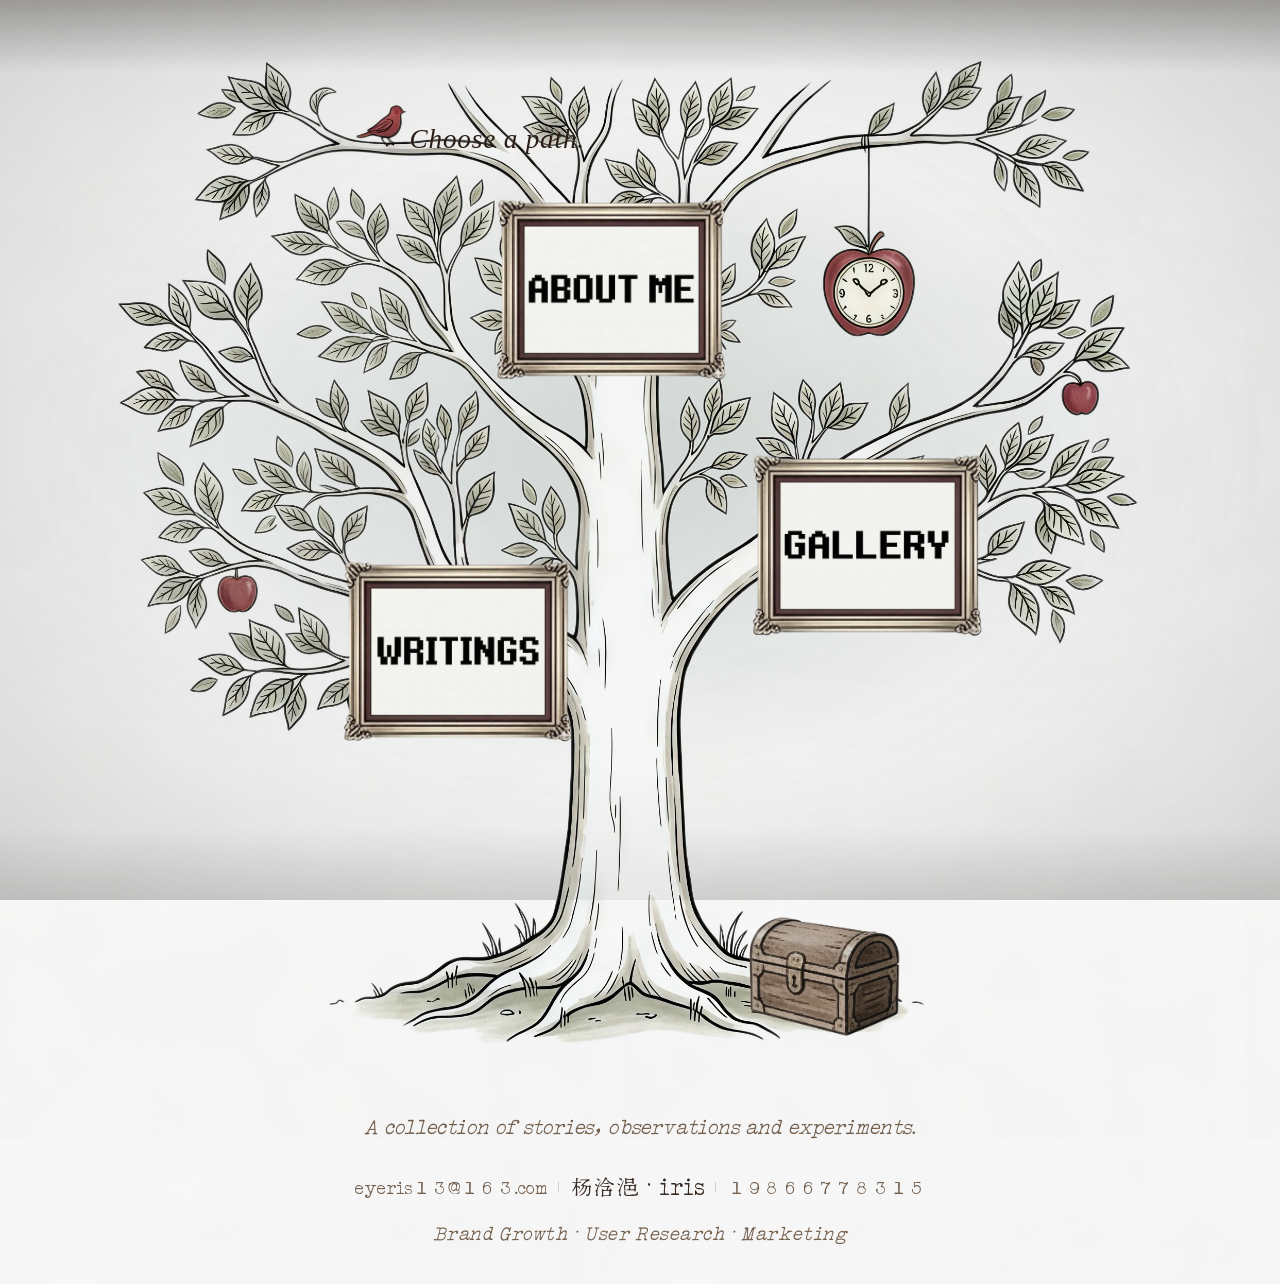
<file: index.html>
<!DOCTYPE html>
<html lang="zh-CN">
<head>
  <meta charset="UTF-8">
  <meta name="viewport" content="width=device-width, initial-scale=1.0">
  <title>杨浛浥 iris | My Forest</title>
  <link rel="preload" href="my-font.woff2" as="font" type="font/woff2" crossorigin>
  <link rel="preload" href="Nano.woff2" as="font" type="font/woff2" crossorigin>
  <link rel="preload" href="3.woff2" as="font" type="font/woff2" crossorigin>
  <link rel="stylesheet" href="style.css">
</head>
<body class="home">

  <main class="tree-scene" aria-label="杨浛浥 iris 的作品集树世界">
    <div class="tree-container">

      <img
        class="tree-bg"
        srcset="5.webp"
        src="5.png"
        alt="一棵手绘风格的大树，枝头悬挂着通往不同档案的相框"
        width="2485"
        height="2064"
        loading="eager"
      >

      <img
        class="bird-marker"
        src="bird.png"
        alt="A small bird perched on the branch"
        width="111"
        height="77"
        aria-hidden="true"
      >
      <p class="path-prompt">Choose a path.</p>

      <a
        href="about.html"
        class="tree-link tree-link--about frame"
        title="Who am I?"
      >
        <img srcset="a.webp" src="a.png" alt="About Me" width="559" height="446" loading="lazy">
      </a>

      <a
        href="writings.html"
        class="tree-link tree-link--writings frame"
        title="How do I tell stories?"
      >
        <img srcset="w.webp" src="w.png" alt="Writings" width="559" height="446" loading="lazy">
      </a>

      <a
        href="gallery.html"
        class="tree-link tree-link--gallery frame"
        title="What have I done?"
      >
        <img srcset="g.webp" src="g.png" alt="Gallery" width="559" height="446" loading="lazy">
      </a>

      <a
        href="growing.html"
        class="tree-link tree-link--growing"
        title="What am I exploring now?"
      >
        <img id="chestImg" srcset="the%20treasure%20chest.webp" src="the%20treasure%20chest.png" alt="Growing" width="525" height="475" loading="lazy">
      </a>

    </div>
  </main>

  <section class="root-note" aria-label="关于作者">
    <div class="root-note-inner">
      <p class="tagline">A collection of stories, observations and experiments.</p>
      <p class="contact">
        <a href="mailto:eyeris13@163.com">eyeris13@163.com</a>
        <span class="contact-sep">|</span>
        <span class="signature-inline">杨浛浥 · iris</span>
        <span class="contact-sep">|</span>
        <a href="tel:19866778315">19866778315</a>
      </p>
      <p class="disciplines">Brand Growth · User Research · Marketing</p>
    </div>
  </section>

  <div class="tree-tooltip" id="treeTooltip"></div>

  <script>
  (function() {
    var tooltip = document.getElementById('treeTooltip');
    var body = document.body;
    var chestImg = document.getElementById('chestImg');
    var returning = sessionStorage.getItem('chest-opened') === 'true';

    // Treasure chest: if visited any sub-page before, show open state
    if (returning) {
      chestImg.srcset = 'open.webp';
      chestImg.src = 'open.png';
      // Skip all entrance animations — show final state immediately
      body.classList.add('bird-awake', 'prompt-awake', 'skip-intro');
    } else {
      // First visit: bird notices the visitor after a quiet moment
      window.setTimeout(function() {
        body.classList.add('bird-awake');
      }, 1500);

      // Text invitation and frame awakening — as the bird settles
      window.setTimeout(function() {
        body.classList.add('prompt-awake');
      }, 1200);
    }

    document.querySelectorAll('.tree-link').forEach(function(link) {
      link.addEventListener('click', function() {
        sessionStorage.setItem('chest-opened', 'true');
      });

      link.addEventListener('mouseenter', function() {
        tooltip.textContent = link.getAttribute('title');
        tooltip.classList.add('tree-tooltip--visible');
      });

      link.addEventListener('mousemove', function(e) {
        tooltip.style.left = e.clientX + 'px';
        tooltip.style.top = e.clientY + 'px';
      });

      link.addEventListener('mouseleave', function() {
        tooltip.classList.remove('tree-tooltip--visible');
      });
    });
  })();
  </script>

</body>
</html>
</file>
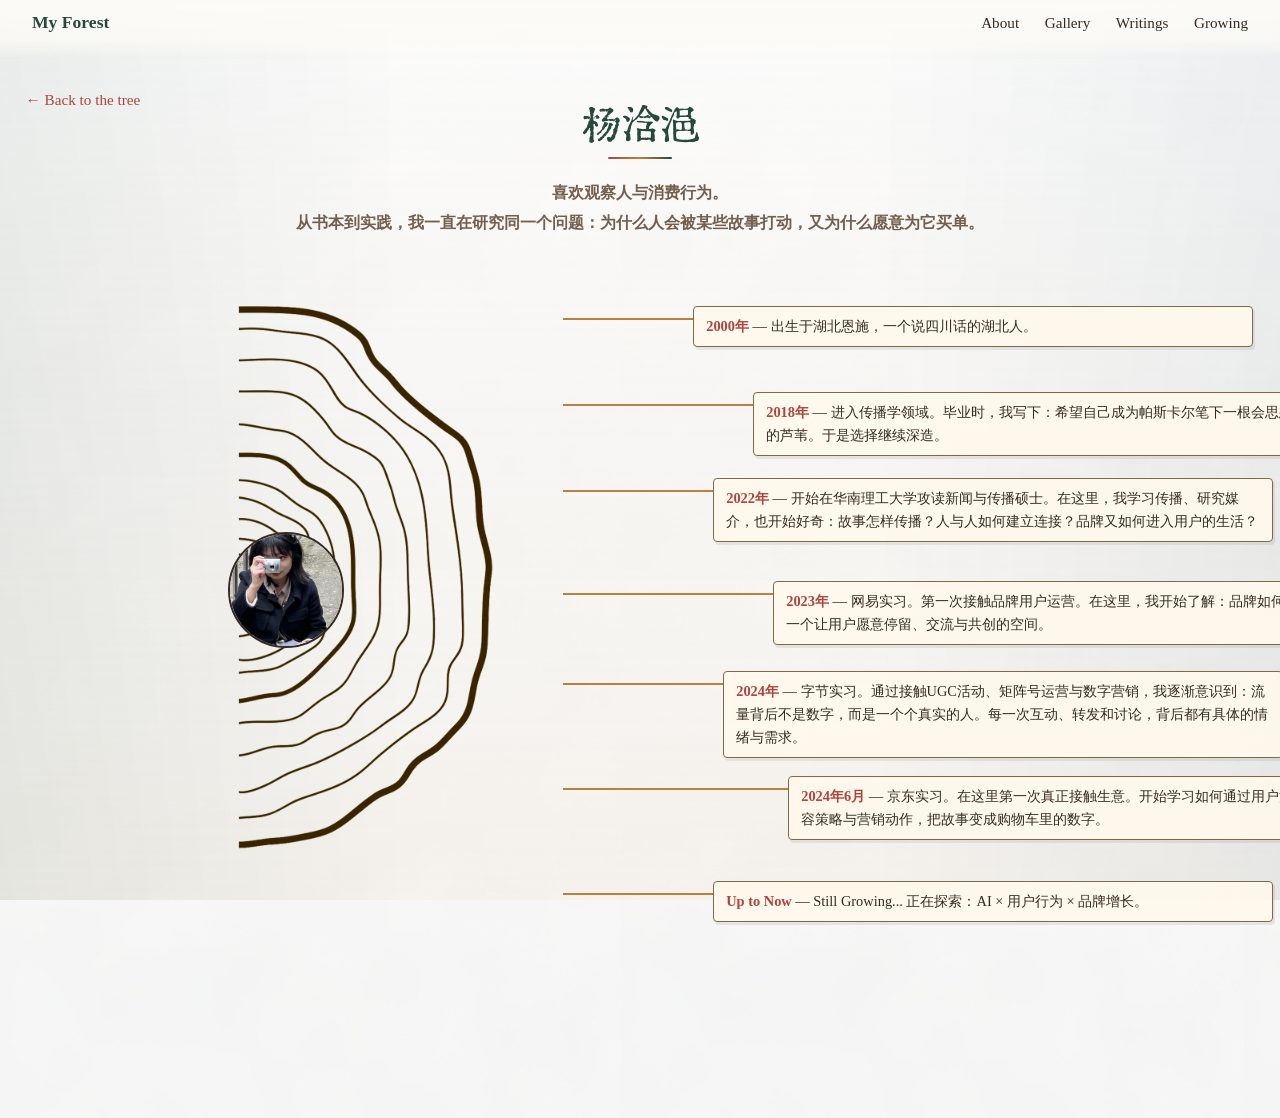
<file: about.html>
<!DOCTYPE html>
<html lang="zh-CN">
<head>
  <meta charset="UTF-8">
  <meta name="viewport" content="width=device-width, initial-scale=1.0">
  <title>杨浛浥 — My Forest</title>
  <link rel="preload" href="my-font.woff2" as="font" type="font/woff2" crossorigin>
  <link rel="preload" href="Nano.woff2" as="font" type="font/woff2" crossorigin>
  <link rel="preload" href="3.woff2" as="font" type="font/woff2" crossorigin>
  <link rel="stylesheet" href="style.css">
</head>
<body>

  <nav class="nav">
    <a href="index.html" class="nav-home">My Forest</a>
    <ul class="nav-links">
      <li><a href="about.html">About</a></li>
      <li><a href="gallery.html">Gallery</a></li>
      <li><a href="writings.html">Writings</a></li>
      <li><a href="growing.html">Growing</a></li>
    </ul>
  </nav>

  <main class="page page--wide">
    <h1 class="page-title about-name">杨浛浥</h1>
    <p class="page-subtitle">喜欢观察人与消费行为。<br>从书本到实践，我一直在研究同一个问题：为什么人会被某些故事打动，又为什么愿意为它买单。</p>

    <div class="about-wrapper">
      <div class="timeline">

        <div class="timeline-rings">
          <img srcset="tree.webp" src="tree.png" alt="">
        </div>

        <div class="ring-center">
          <img src="photo.jpg" alt="">
        </div>

        <div class="timeline-nodes">

          <div class="tl-node tl-node--r1">
            <div class="tl-tag">
              <span class="tl-date">2000年</span>
              <span class="tl-desc">出生于湖北恩施，一个说四川话的湖北人。</span>
            </div>
          </div>

          <div class="tl-node tl-node--r2">
            <div class="tl-tag">
              <span class="tl-date">2018年</span>
              <span class="tl-desc">进入传播学领域。毕业时，我写下：希望自己成为帕斯卡尔笔下一根会思想的芦苇。于是选择继续深造。</span>
            </div>
          </div>

          <div class="tl-node tl-node--r3">
            <div class="tl-tag">
              <span class="tl-date">2022年</span>
              <span class="tl-desc">开始在华南理工大学攻读新闻与传播硕士。在这里，我学习传播、研究媒介，也开始好奇：故事怎样传播？人与人如何建立连接？品牌又如何进入用户的生活？</span>
            </div>
          </div>

          <div class="tl-node tl-node--r4">
            <div class="tl-tag">
              <span class="tl-date">2023年</span>
              <span class="tl-desc">网易实习。第一次接触品牌用户运营。在这里，我开始了解：品牌如何搭建一个让用户愿意停留、交流与共创的空间。</span>
            </div>
          </div>

          <div class="tl-node tl-node--r5">
            <div class="tl-tag">
              <span class="tl-date">2024年</span>
              <span class="tl-desc">字节实习。通过接触UGC活动、矩阵号运营与数字营销，我逐渐意识到：流量背后不是数字，而是一个个真实的人。每一次互动、转发和讨论，背后都有具体的情绪与需求。</span>
            </div>
          </div>

          <div class="tl-node tl-node--r6">
            <div class="tl-tag">
              <span class="tl-date">2024年6月</span>
              <span class="tl-desc">京东实习。在这里第一次真正接触生意。开始学习如何通过用户洞察、内容策略与营销动作，把故事变成购物车里的数字。</span>
            </div>
          </div>

          <div class="tl-node tl-node--r7">
            <div class="tl-tag">
              <span class="tl-date">Up to Now</span>
              <span class="tl-desc">Still Growing... 正在探索：AI × 用户行为 × 品牌增长。</span>
            </div>
          </div>

        </div>

      </div>
    </div>
  </main>

  <footer class="footer">
    <p><a href="index.html">&larr; Back to the tree</a></p>
  </footer>

  <script>
  (function() {
    var timeline = document.querySelector('.timeline');
    if (!timeline) return;

    // Enable animation mode — nodes become hidden, ready to reveal
    timeline.classList.add('timeline--animated');

    // Intersection Observer: reveal nodes as they enter the viewport
    var observer = new IntersectionObserver(function(entries) {
      entries.forEach(function(entry) {
        if (entry.isIntersecting) {
          entry.target.classList.add('tl-node--revealed');
          observer.unobserve(entry.target);
        }
      });
    }, {
      threshold: 0.2,
      rootMargin: '0px 0px -30px 0px'
    });

    // Observe all timeline nodes
    var nodes = document.querySelectorAll('.tl-node');
    for (var i = 0; i < nodes.length; i++) {
      observer.observe(nodes[i]);
    }
  })();
  </script>

</body>
</html>
</file>
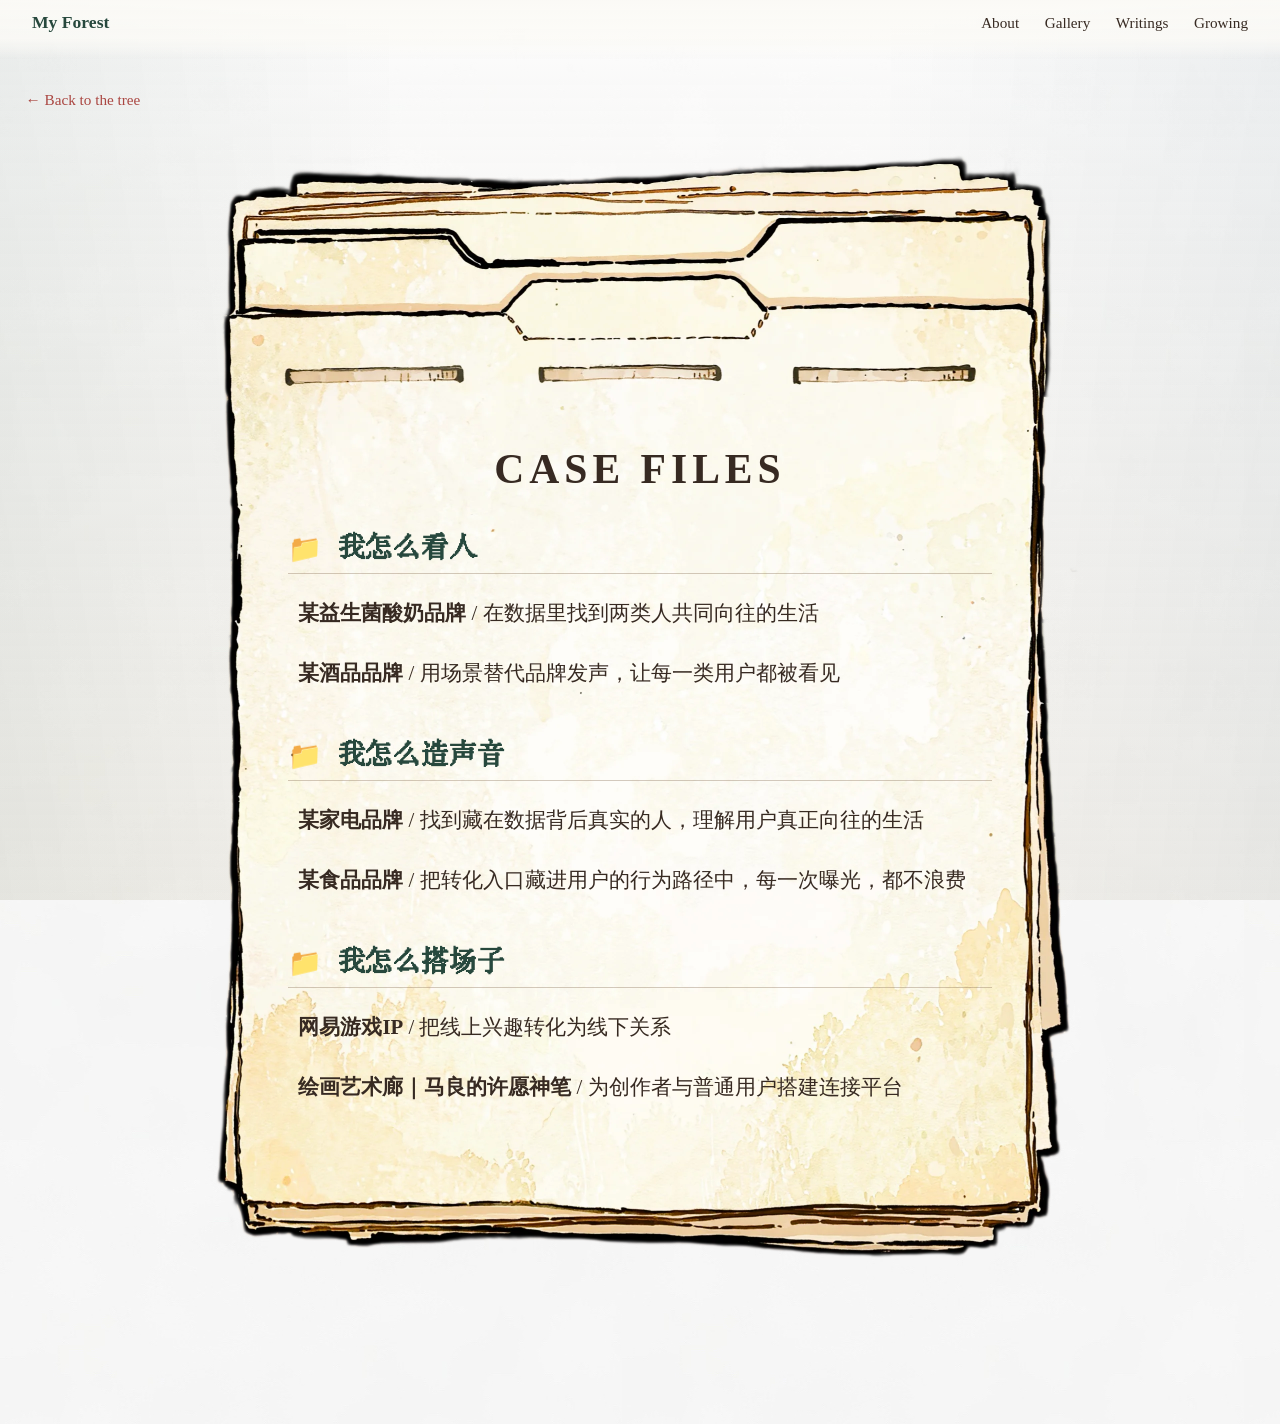
<file: gallery.html>
<!DOCTYPE html>
<html lang="zh-CN">
<head>
  <meta charset="UTF-8">
  <meta name="viewport" content="width=device-width, initial-scale=1.0">
  <title>作品档案 — My Forest</title>
  <link rel="preload" href="my-font.woff2" as="font" type="font/woff2" crossorigin>
  <link rel="preload" href="Nano.woff2" as="font" type="font/woff2" crossorigin>
  <link rel="preload" href="3.woff2" as="font" type="font/woff2" crossorigin>
  <link rel="stylesheet" href="style.css">
</head>
<body>

  <nav class="nav">
    <a href="index.html" class="nav-home">My Forest</a>
    <ul class="nav-links">
      <li><a href="about.html">About</a></li>
      <li><a href="gallery.html">Gallery</a></li>
      <li><a href="writings.html">Writings</a></li>
      <li><a href="growing.html">Growing</a></li>
    </ul>
  </nav>

  <main class="page page--gallery">
    <div class="folder-desk">
      <div class="folder-wrapper">
        <img srcset="files.webp" src="files.png" alt="Case Files" class="folder-bg" width="1760" height="2336" />
        <div class="folder-content">
          <h1 class="folder-title">CASE FILES</h1>

          <div class="folder-sections">
            <div class="folder-section">
              <h2 class="folder-section-title">📁 我怎么看人</h2>
              <ul class="case-file-list">
                <li><button class="case-file-item" data-case="yogurt" type="button"><strong>某益生菌酸奶品牌</strong>&nbsp;/&nbsp;在数据里找到两类人共同向往的生活</button></li>
                <li><button class="case-file-item" data-case="cocktail" type="button"><strong>某酒品品牌</strong>&nbsp;/&nbsp;用场景替代品牌发声，让每一类用户都被看见</button></li>
              </ul>
            </div>

            <div class="folder-section">
              <h2 class="folder-section-title">📁 我怎么造声音</h2>
              <ul class="case-file-list">
                <li><button class="case-file-item" data-case="home" type="button"><strong>某家电品牌</strong>&nbsp;/&nbsp;找到藏在数据背后真实的人，理解用户真正向往的生活</button></li>
                <li><button class="case-file-item" data-case="festival" type="button"><strong>某食品品牌</strong>&nbsp;/&nbsp;把转化入口藏进用户的行为路径中，每一次曝光，都不浪费</button></li>
              </ul>
            </div>

            <div class="folder-section">
              <h2 class="folder-section-title">📁 我怎么搭场子</h2>
              <ul class="case-file-list">
                <li><button class="case-file-item" data-case="arcade" type="button"><strong>网易游戏IP</strong>&nbsp;/&nbsp;把线上兴趣转化为线下关系</button></li>
                <li><button class="case-file-item" data-case="wish" type="button"><strong>绘画艺术廊｜马良的许愿神笔</strong>&nbsp;/&nbsp;为创作者与普通用户搭建连接平台</button></li>
              </ul>
            </div>
          </div>
        </div>
      </div>
    </div>

    <!-- Popup overlay (reuses treasure-popup styles) -->
    <div class="treasure-overlay" id="caseOverlay" aria-hidden="true">
      <div class="treasure-popup" id="casePopup" role="dialog" aria-modal="true"></div>
    </div>
  </main>

  <footer class="footer">
    <p><a href="index.html">&larr; Back to the tree</a></p>
  </footer>

  <script>
  var caseData = {
    yogurt: {
      title: '某益生菌酸奶品牌',
      subtitle: '在数据里找到两类人共同向往的生活',
      category: '我怎么看人',
      keywords: ['用户洞察', '直播间拉新'],
      image: '1.png',
      background: '益生菌酸奶赛道竞争激烈，同类品牌都在卷功能卖点，品牌方希望找到差异化的拉新角度。',
      judgment: '我主要负责人群标签洞察。在拆解用户数据时，我发现两群看似不同的人：抗糖养生派、馋嘴星人，实际上共享同一种情绪：想快乐一点，又不想有负担。因此区别于其他品牌强调产品功能的营销策略，我建议把产品翻译成一种生活情绪：快乐之后，也可以轻一点。基于这个判断，我协助优化了直播间内容节奏——开场不讲成分，讲场景：运动后、熬夜后、想放松又不想有负担的那一刻。',
      results: ['直播观看量破千万', '新客占比高于大盘35%', '季度销售额同比增长38%'],
      learning: '用户购买的不是功能，而是功能背后的身份认同与情绪价值。增长很多时候来自于需求翻译能力。'
    },
    cocktail: {
      title: '某酒品品牌',
      subtitle: '用场景替代品牌发声，让每一类用户都被看见',
      category: '我怎么看人',
      keywords: ['内容矩阵', '品牌增长'],
      image: '22.png',
      background: '一个新品低度酒品牌想在抖音从零开始建账号，目标是快速种草目标人群。',
      judgment: '有一位鸡尾酒客户想在抖音做新品账号矩阵建设。那段时间我看了很多账号，翻了很多评论区，大部分品牌选择做一个"大而全"的官方号，但很少有人认真回答："人为什么会想喝酒？"后来我发现，用户更在意的是："闺蜜聚会喝什么""一个人微醺的时候听什么歌"。他们买的不是酒，而是一种生活切片。于是我建议按照不同场景搭建矩阵：调酒账号负责知识内容、微短剧账号负责情绪场景、主账号负责品牌表达。',
      results: ['A3人群同比增长135%', '季度销量同比增长50%'],
      learning: '好的内容生态不是统一发声。而是让不同的人，都能找到自己的位置。'
    },
    home: {
      title: '某家电品牌',
      subtitle: '找到藏在数据背后真实的人，理解用户真正向往的生活',
      category: '我怎么造声音',
      keywords: ['达人营销', '用户迁移洞察'],
      image: '3.png',
      background: '垂类达人投放进入增长瓶颈，ROI持续下滑，品牌方需要找到新的流量入口。',
      judgment: '品牌方的垂类达人投放进入增长瓶颈。我在复盘200+达人数据时，发现一个母婴博主CTR达9.2%，远超同批均值。继续往下看之后，我发现年轻妈妈关注的不只是"育儿"，她们也在看家装、生活方式和理想家庭。她们真正被吸引的，其实是一种："我也想过这样的生活。"于是我提出新方向：不再硬讲产品，而是把家电放进"儿童房改造"的生活场景里。为用户营造理想生活的想象。',
      results: ['达人 ROI 较垂类达人提升 125%', '超行业均值 10%'],
      learning: '高转化内容往往不单是产品卖点介绍，而是用户向往的生活内容。'
    },
    festival: {
      title: '某食品品牌',
      subtitle: '把转化入口藏进用户的行为路径中，每一次曝光，都不浪费',
      category: '我怎么造声音',
      keywords: ['UGC运营', '节点营销'],
      image: '4.png',
      background: '春节是全年最大的内容节点，品牌方希望在实现曝光的同时提升转化。',
      judgment: '春节是一个强调热闹、互动和参与感的节点。我研究春节期间的平台内容后发现，真正容易扩散的东西，是能让人顺手参与进去的。所以我建议选择"特效挑战赛"和平台抢红包活动冠名的方式。同时，我也在意用户被种草之后会发生什么：他们会搜索、犹豫、继续刷相关视频。于是我提议把购物入口提前藏进这些行为路径里，让品牌有曝光也有转化。',
      results: ['累计3万+用户参与', '总播放量5000万', '品牌季度销量同比增长55%'],
      learning: '扩大品牌曝光量是节点营销的起点，意味着品牌被看见。但用户从看见到购买，中间有很多个犹豫的瞬间。把购物入口提前放进那些行为路径中，兜住流量，才是节点营销的终点。'
    },
    arcade: {
      title: '网易游戏IP',
      subtitle: '把线上兴趣转化为线下关系',
      category: '我怎么搭场子',
      keywords: ['用户运营', '社群活动'],
      image: '55.png',
      background: '《天下》是一款有十年以上历史的经典游戏，核心用户年龄偏大，品牌希望在线下活动中找到一个既能唤醒老用户、又能吸引年轻人的切入点。',
      judgment: '怎么让一个偏老用户的游戏重新吸引年轻人？我提出，老玩家的情感记忆和年轻人的千禧复古审美，是同一个场景的两面。找到这个交叉点，活动才能同时打两类人。于是在 ChinaJoy 线下展会活动里，我们复刻了一间"旧网吧"。CRT显示器、机械键盘、组队下副本、点卡……很多老玩家走进来的一瞬间，第一反应是："我以前真的这样玩过。"很多年轻用户也来线下打卡，和线上的达人内容一起传播，coser、游戏玩家、年轻创作者一起进入这个场景。',
      results: ['活动日均接待试玩用户超500人次', '线上话题热度突破20w+'],
      learning: '用户留下来的原因，除了让自己沉浸其中的产品，更多的是他们在这里认识的人。'
    },
    wish: {
      title: '绘画艺术廊｜马良的许愿神笔',
      subtitle: '为创作者与普通用户搭建连接平台',
      category: '我怎么搭场子',
      keywords: ['社区运营', '创作者成长'],
      image: '6.png',
      background: '绘画圈里，画手想要曝光和约稿，用户想找画师定制内容，但两边都缺乏一个找到对方的渠道。',
      judgment: '在运营绘画圈时，我发现许多画手希望获得曝光和约稿机会，而许多用户也希望找到合适的画师实现自己的创意。双方都有需求，却缺少连接彼此的渠道。于是我策划了「马良的许愿神笔」：画手上传作品、展示风格完成报名；用户则在约画区发布自己的愿望，画手可以自主接单。活动本质不是征稿，而是为双方搭建了一个小型创作者市场。',
      results: ['参与人数2W+', '圈子粉丝增长1000+'],
      learning: '好的社区运营不仅是制造热闹，而是创造连接。当供需双方都获得价值时，社区自然会真正增长。'
    }
  };

  var overlay = document.getElementById('caseOverlay');
  var popup = document.getElementById('casePopup');

  function openCase(caseKey) {
    var item = caseData[caseKey];
    if (!item) return;

    popup.innerHTML = [
      '<button class="treasure-popup-close" id="popupClose" type="button" aria-label="关闭">&times;</button>',
      '<h2>' + item.title + '</h2>',
      '<p class="popup-subtitle">' + item.subtitle + ' — ' + item.category + '</p>',
      '<div class="popup-body">',
        '<p class="popup-section-label">📌 关键词</p>',
        '<div class="keyword-row">' + item.keywords.map(function(k) {
          return '<span>' + k + '</span>';
        }).join('') + '</div>',
        (item.image ? '<img src="' + item.image + '" alt="' + item.title + '" class="popup-image" />' : ''),
        '<p class="popup-section-label">📋 背景</p>',
        '<p>' + item.background + '</p>',
        '<p class="popup-section-label">💭 我的判断</p>',
        '<p>' + item.judgment + '</p>',
        '<p class="popup-section-label">📊 结果与洞察</p>',
        '<ul class="popup-list">' + item.results.map(function(r) {
          return '<li>' + r + '</li>';
        }).join('') + '</ul>',
        '<p class="popup-insight">' + item.learning + '</p>',
      '</div>'
    ].join('');

    overlay.classList.add('treasure-overlay--open');
    overlay.setAttribute('aria-hidden', 'false');
    document.body.style.overflow = 'hidden';

    document.getElementById('popupClose').addEventListener('click', closeCase);
  }

  function closeCase() {
    overlay.classList.remove('treasure-overlay--open');
    overlay.setAttribute('aria-hidden', 'true');
    document.body.style.overflow = '';
  }

  // Click case file items
  document.querySelectorAll('.case-file-item').forEach(function(btn) {
    btn.addEventListener('click', function() {
      openCase(btn.getAttribute('data-case'));
    });
  });

  // Click overlay backdrop to close
  overlay.addEventListener('click', function(e) {
    if (e.target === overlay) closeCase();
  });

  // Escape key to close
  document.addEventListener('keydown', function(e) {
    if (e.key === 'Escape' && overlay.classList.contains('treasure-overlay--open')) {
      closeCase();
    }
  });
  </script>

</body>
</html>
</file>
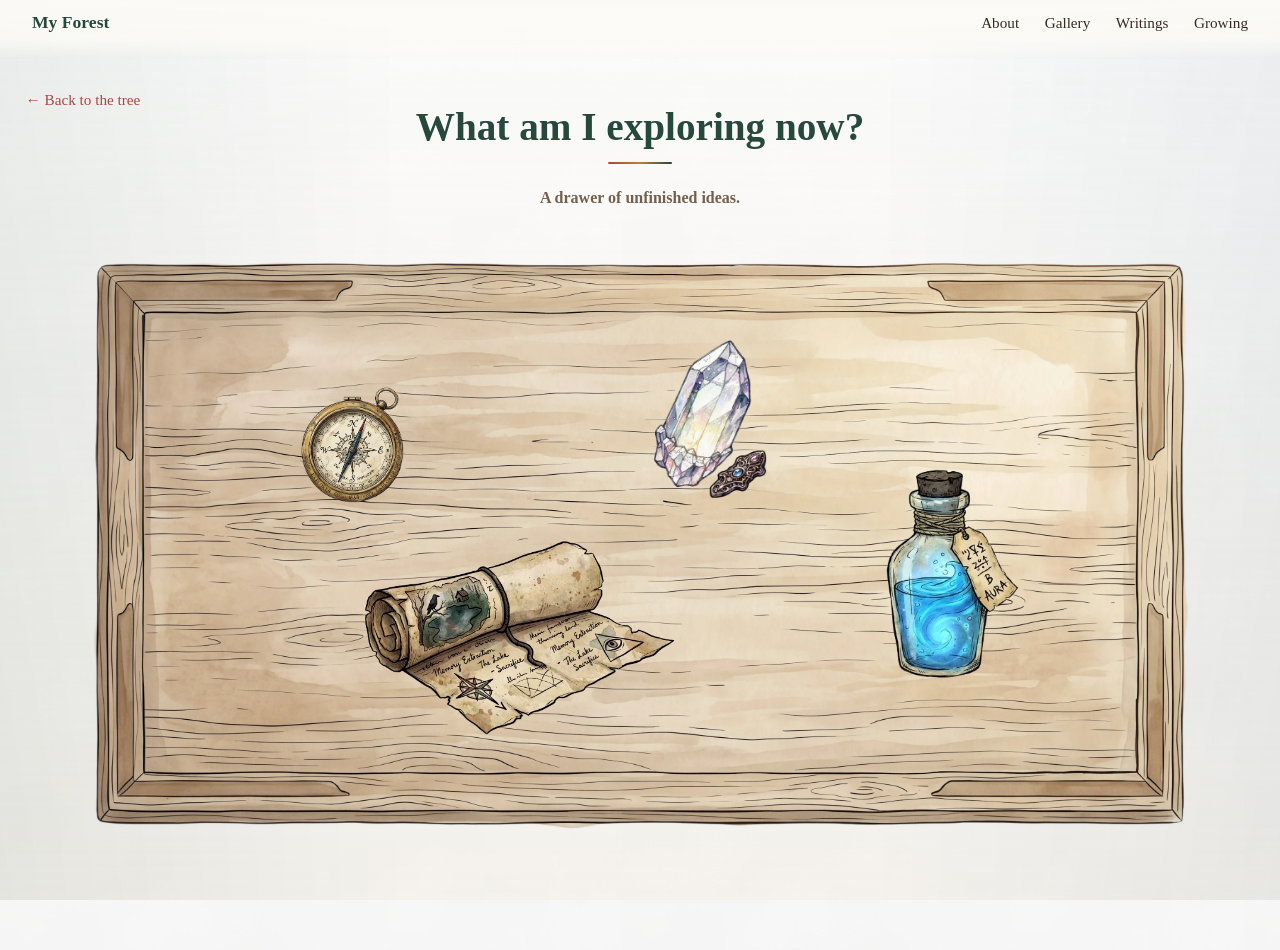
<file: growing.html>
<!DOCTYPE html>
<html lang="zh-CN">
<head>
  <meta charset="UTF-8">
  <meta name="viewport" content="width=device-width, initial-scale=1.0">
  <title>Explorer's Collection — My Forest</title>
  <link rel="preload" href="my-font.woff2" as="font" type="font/woff2" crossorigin>
  <link rel="preload" href="Nano.woff2" as="font" type="font/woff2" crossorigin>
  <link rel="preload" href="3.woff2" as="font" type="font/woff2" crossorigin>
  <link rel="stylesheet" href="style.css">
</head>
<body>

  <nav class="nav">
    <a href="index.html" class="nav-home">My Forest</a>
    <ul class="nav-links">
      <li><a href="about.html">About</a></li>
      <li><a href="gallery.html">Gallery</a></li>
      <li><a href="writings.html">Writings</a></li>
      <li><a href="growing.html">Growing</a></li>
    </ul>
  </nav>

  <main class="page page--table">
    <h1 class="page-title">What am I exploring now?</h1>
    <p class="page-subtitle">A drawer of unfinished ideas.</p>

    <div class="table-scene" id="tableScene">
      <img class="table-bg" srcset="t.webp" src="t.png" alt="木桌" width="3466" height="1890">
      <div class="table-treasures">
        <div class="treasure" style="left:16%; top:25%; width:20%;" data-index="0">
          <img srcset="t1.webp" src="t1.png" alt="指南针">
        </div>
        <div class="treasure" style="right:5%; top:35%; width:40%;" data-index="1">
          <img srcset="t2.webp" src="t2.png" alt="魔法药水">
        </div>
        <div class="treasure" style="left:48%; top:13%; width:15%;" data-index="2">
          <img srcset="t3.webp" src="t3.png" alt="水晶">
        </div>
        <div class="treasure" style="left:23%; bottom:18%; width:33%;" data-index="3">
          <img srcset="t4.webp" src="t4.png" alt="羊皮卷">
        </div>
      </div>

      <!-- Hover tooltip -->
      <div class="treasure-tooltip" id="treasureTooltip"></div>
    </div>
  </main>

  <footer class="footer">
    <p><a href="index.html">&larr; Back to the tree</a></p>
  </footer>

  <!-- Popup overlay -->
  <div class="treasure-overlay" id="treasureOverlay">
    <div class="treasure-popup" id="treasurePopup">
      <button class="treasure-popup-close" id="popupClose" type="button" aria-label="关闭">&times;</button>
      <h2 id="popupTitle"></h2>
      <p class="popup-subtitle" id="popupSubtitle"></p>
      <div class="popup-body" id="popupBody"></div>
    </div>
  </div>

  <script>
  (function() {
    var tableScene = document.getElementById('tableScene');
    var tooltip = document.getElementById('treasureTooltip');
    var treasures = document.querySelectorAll('.treasure');

    // Treasure tooltip titles (kept in JS to avoid HTML attribute quoting issues)
    var treasureTitles = [
      '故事怎样跨越国界：为一部青春爱情剧设计的海外流量增长方案',
      '碳元素的逆袭：一次关于科技传播的 AI 实验',
      '精致懒人的生活哲学：一次关于低能量生活方式的观察',
      '家，是动词：一次关于"理想生活"的场景实验'
    ];

    // Popup content data
    var treasureData = [
      {
        title: '故事怎样跨越国界',
        subtitle: '为一部青春爱情剧设计的海外流量增长方案',
        body: [
          '<p>如果一个故事跨越语言、文化与地域，它还能打动陌生人吗？</p>',
          '<p>这是一份面向东南亚市场的剧集海外营销方案，从用户洞察、内容传播、社区互动到会员转化，搭建完整增长链路。</p>',
          '<img class="popup-image" src="treasure/t1-1.jpg" alt="用户洞察数据">',
          '<p class="popup-section-label">🔍 Observation · 我观察到了什么</p>',
          '<ul class="popup-list"><li>年轻女性关注情感张力与角色关系</li><li>家庭用户偏好长线情绪陪伴</li><li>部分男性用户被赛车、街头文化吸引</li></ul>',
          '<p>不同用户会因为不同理由进入同一个故事。核心问题不是获取流量，而是如何为不同人群设计不同的入口。</p>',
          '<img class="popup-image" src="treasure/t1-2.jpg" alt="传播策略">',
          '<p class="popup-section-label">🧪 Experiment · 我尝试了什么</p>',
          '<p>围绕用户旅程，设计三阶段传播策略：</p>',
          '<div class="popup-phase"><strong>预热期</strong> — KOL Reaction 内容 · 倒计时海报 · 高能预告释放</div>',
          '<div class="popup-phase"><strong>热播期</strong> — TikTok / Shorts 内容矩阵 · 主演互动 · 跨年夜同步直播</div>',
          '<div class="popup-phase"><strong>长尾期</strong> — UGC 话题挑战 · 校园放映活动 · 社群裂变与会员激励</div>',
          '<p>让用户从：认知 → 兴趣 → 参与 → 订阅，逐步完成转化。</p>',
          '<img class="popup-image" src="treasure/t1-3.jpg" alt="三阶段策略">',
          '<p class="popup-section-label">💡 Featured Ideas · 几个有趣的传播切口</p>',
          '<ul class="popup-list"><li><strong>跨年夜直播</strong>：让观众与角色在同一个时间跨年</li><li><strong>MOON 咖啡联名</strong>：放大剧中重要记忆符号</li><li><strong>闪电（小狗）账号</strong>：利用萌宠降低跨文化传播门槛</li><li><strong>未寄出的信</strong>：在线下空间重现剧中遗憾与情感</li></ul>',
          '<img class="popup-image" src="treasure/t1-4.jpg" alt="传播切口">',
          '<p class="popup-section-label">📝 What I Learned · 我学到了什么</p>',
          '<p>一次成功传播不是某个爆款内容，而是一条完整链路：用户洞察 → 内容传播 → 社区互动 → 商业转化。其中的核心是：同一个故事，如何被不同文化背景的人理解和喜爱。</p>'
        ]
      },
      {
        title: '碳元素的逆袭',
        subtitle: '一次关于科技传播的 AI 实验',
        body: [
          '<p>大多数人不会阅读专利，也不会主动研究碳捕集技术。但这并不意味着这些技术不重要。</p>',
          '<p>这个项目源于一个问题：当复杂技术走出实验室之后，应该如何被普通人理解？我尝试利用 AI，将论文、专利与技术资料转化为一个关于碳元素的故事。</p>',
          '<video class="popup-video" controls playsinline><source src="treasure/t4-1.mp4" type="video/mp4"></video>',
          '<p class="popup-section-label">🔍 Observation · 我观察到了什么</p>',
          '<p>很多硬科技企业都面临同一个问题：技术价值高、传播门槛高。大量信息停留在论文、专利、技术报告，这些内容对专业人士有价值，但普通用户很难理解。</p>',
          '<p>于是我开始思考：能否用故事讲技术，而不是用术语讲技术？</p>',
          '<p class="popup-section-label">🧪 Experiment · 我尝试了什么</p>',
          '<p>我将技术传播拆成三个步骤：</p>',
          '<div class="popup-phase"><strong>理解技术</strong>：梳理碳捕集与转化技术链路</div>',
          '<div class="popup-phase"><strong>转译技术</strong>：利用 AI 将论文与专利内容转化为故事脚本</div>',
          '<div class="popup-phase"><strong>可视化技术</strong>：通过短视频形式呈现——从工业废气到绿色燃料的完整旅程</div>',
          '<p>核心不是解释技术细节，而是让更多人理解：为什么这项技术值得被关注。</p>',
          '<p class="popup-section-label">🏭 如果把它当成一个品牌来运营</p>',
          '<p>在做视频的过程中，我进一步思考：如果我是这家公司的运营负责人，应该如何持续讲好这个故事？于是延伸设计了一套内容运营框架。</p>',
          '<img class="popup-image" src="treasure/t4.jpg" alt="内容运营框架">',
          '<p class="popup-section-label">📝 What I Learned · 我学到了什么</p>',
          '<p>这个项目让我重新思考 AI 的价值。以前我认为 AI 是生产工具。后来发现：它可以帮助不同领域的人互相理解。对于传统行业来说，真正困难的往往不是技术研发，而是：如何让更多人理解这项技术为什么重要。而这正是内容与运营存在的意义。</p>'
        ]
      },
      {
        title: '精致懒人的生活哲学',
        subtitle: '一次关于低能量生活方式的观察',
        body: [
          
          '<p>这份方案围绕海尔三筒洗衣机展开，slogan 我选择了"敲一下，懒得刚刚好"，来源于海尔三筒洗衣机「AI 敲敲洗」——轻敲专属筒自动启动的功能，自带解压感和仪式感，天生适合社交传播。</p>',
          '<img class="popup-image" src="treasure/t2-1.jpg" alt="海尔三筒洗衣机">',
          '<p class="popup-section-label">🔍 Observation · 我观察到了什么</p>',
          '<p>过去关于家务产品的传播，总在强调：勤劳、收纳、自律、精致生活……但越来越多年轻人面临的是：精力不足。他们不是不爱干净，只是希望用更少力气维持体面。三筒洗衣机解决的，不是「卫生认知」，而是「精致生活的执行成本」。</p>',
          '<p>于是我将目标人群定位为：精致懒人。把「懒」从负面标签变成生活态度，让三筒洗衣机成为「精致懒人」的身份符号。</p>',
          '<img class="popup-image" src="treasure/t2-2.jpg" alt="精致懒人洞察">',
          '<p class="popup-section-label">🧪 Experiment · 我尝试了什么</p>',
          '<p>结合产品卖点，分层内容矩阵：</p>',
          '<div class="popup-phase"><strong>达人分层矩阵</strong></div>',
          '<ul class="popup-list"><li><strong>头部</strong>（1-2位）— 引爆话题 · 制造声量</li><li><strong>腰部</strong>（5-10位）— 深内容 · 强互动</li><li><strong>素人 KOC</strong>（100+）— 铺量 · 真实感</li></ul>',
          '<div class="popup-phase"><strong>内容层传播策略</strong></div>',
          '<ul class="popup-list"><li><strong>生活崩溃型</strong>：下班回家 · 夜宵结束 · 累瘫 · 不想分类 — 负责情绪共鸣</li><li><strong>秩序恢复型</strong>：分类洗 · 香香睡衣 · 真丝护理 · 精致感恢复 — 负责生活向往</li><li><strong>挑战传播型</strong>：参与 UGC 话题破圈 — 负责破圈</li></ul>',
          '<img class="popup-image" src="treasure/t2-3.png" alt="内容策略">',
          '<p class="popup-section-label">💡 Featured Ideas · 几个有趣的传播切口</p>',
          '<p>我希望把「懒」重新定义成一种生活态度。因此设计了两个核心创意：</p>',
          '<ul class="popup-list"><li><strong>懒人敲筒挑战</strong>：把功能动作变成传播动作</li><li><strong>精致懒人测试</strong>：把产品卖点转化为人格标签</li></ul>',
          '<p>在介绍洗衣机的同时，也是帮助用户找到同类。</p>',
          '<img class="popup-image" src="treasure/t2-4.png" alt="传播创意">',
          '<p class="popup-section-label">📝 What I Learned · 我学到了什么</p>',
          '<p>以前我总觉得营销是在推广产品。后来发现，很多产品成功的原因，是它们帮助用户表达自己。洗衣机卖的不仅是洗衣功能，还是一种「累了一天，也能轻松保持体面」的生活态度。</p>'
        ]
      },
      {
        title: '家，是动词',
        subtitle: '一次关于"理想生活"的场景实验',
        body: [
          '<p>家具城对我们来说已经并不陌生，但如果家具卖场卖的不只是家具，而是我们对于未来生活的想象，会发生什么？</p>',
          '<p>我脑海中的家不是名词，而是一连串正在发生的动作。于是我想——让家具城，从家具展览的货架，变成承载回忆和想象的空间。</p>',
          '<img class="popup-image" src="treasure/t3-1.png" alt="家具城">',
          '<p class="popup-section-label">🔍 Observation · 我观察到了什么</p>',
          '<p>传统家具城的本质是家具卖场。除了有备而来的消费者，大多数人进入家具城时，并不知道自己想买什么。他们只是在脑海中，有一些模糊的对理想的家的印象和向往——"我想把生活变得更好一点。"于是，家具城的家具不只是一个个商品，而是拼凑出未来理想生活的素材库。比起展示家具参数，更重要的是帮助用户想象未来。</p>',
          '<p class="popup-section-label">🧪 Experiment · 我尝试了什么</p>',
          '<p>整个体验被设计成三步：</p>',
          '<div class="popup-phase"><strong>种子阶段</strong>：在家具城大厅看见不同风格家具的微缩模型，为理想中的家获取灵感。</div>',
          '<img class="popup-image" src="treasure/t3-2.png" alt="微缩模型">',
          '<div class="popup-phase"><strong>搭建阶段</strong>：在各个楼层的互动样板间，自由搭配家具，完成打卡，领取印有不同品牌家具的海报纸。</div>',
          '<img class="popup-image" src="treasure/t3-3.png" alt="互动样板间">',
          '<div class="popup-phase"><strong>拼贴阶段</strong>：剪下喜欢的品牌家具，贴在印有自己房间照片的背景纸上，拼成"我理想中的家"。</div>',
          '<p>整个过程更像创作，而不是购物。</p>',
          '<img class="popup-image" src="treasure/t3-4.png" alt="拼贴创作">',
          '<p class="popup-section-label">📱 线下 + 线上 · 全链路整合</p>',
          '<p>线下体验数据可追踪，同步线上传播：</p>',
          '<img class="popup-image" src="treasure/t3-5.png" alt="线上传播数据">',
          '<ul class="popup-list"><li><strong>📕 小红书 · 🎵 抖音</strong> — 话题 #月星把家变成动词：消费者发布现场摆放家具、拼贴海报的照片或视频，参与即有机会获得月星家居礼品卡</li><li><strong>👶 儿童区独立话题</strong> — #月星小小设计师：展示孩子"我画我家"作品，点赞前三名获得儿童家具优惠券</li></ul>',
          '<p class="popup-section-label">📝 What I Learned · 我学到了什么</p>',
          '<p>很多时候，人们感兴趣的不只是家具，他们也在思考：自己未来想成为的样子。这个方案我真正在思考的地方是，流量的来源不仅仅是商品，也在于帮助人们完成想象。</p>'
        ]
      }
    ];

    // --- Hover tooltip ---
    treasures.forEach(function(tr) {
      tr.addEventListener('mouseenter', function(e) {
        var idx = Number(tr.getAttribute('data-index'));
        var title = treasureTitles[idx];
        if (!title) return;
        var stageRect = tableScene.getBoundingClientRect();
        tooltip.textContent = title;
        tooltip.style.left = (e.clientX - stageRect.left) + 'px';
        tooltip.style.top = (e.clientY - stageRect.top) + 'px';
        tooltip.classList.add('treasure-tooltip--visible');
      });
      tr.addEventListener('mousemove', function(e) {
        var stageRect = tableScene.getBoundingClientRect();
        tooltip.style.left = (e.clientX - stageRect.left) + 'px';
        tooltip.style.top = (e.clientY - stageRect.top) + 'px';
      });
      tr.addEventListener('mouseleave', function() {
        tooltip.classList.remove('treasure-tooltip--visible');
      });
    });

    // --- Popup ---
    var overlay = document.getElementById('treasureOverlay');
    var popupTitle = document.getElementById('popupTitle');
    var popupSubtitle = document.getElementById('popupSubtitle');
    var popupBody = document.getElementById('popupBody');
    var popupClose = document.getElementById('popupClose');

    function openPopup(idx) {
      var data = treasureData[idx];
      if (!data) return;
      popupTitle.textContent = data.title;
      popupSubtitle.textContent = data.subtitle;
      popupBody.innerHTML = data.body.map(function(p) {
        return '<p>' + p + '</p>';
      }).join('');
      overlay.classList.add('treasure-overlay--open');
    }

    function closePopup() {
      overlay.classList.remove('treasure-overlay--open');
    }

    treasures.forEach(function(tr) {
      tr.addEventListener('click', function() {
        var idx = Number(tr.getAttribute('data-index'));
        openPopup(idx);
      });
    });

    popupClose.addEventListener('click', closePopup);

    // Click backdrop to close
    overlay.addEventListener('click', function(e) {
      if (e.target === overlay) closePopup();
    });

    // ESC to close
    document.addEventListener('keydown', function(e) {
      if (e.key === 'Escape') closePopup();
    });
  })();
  </script>

</body>
</html>
</file>
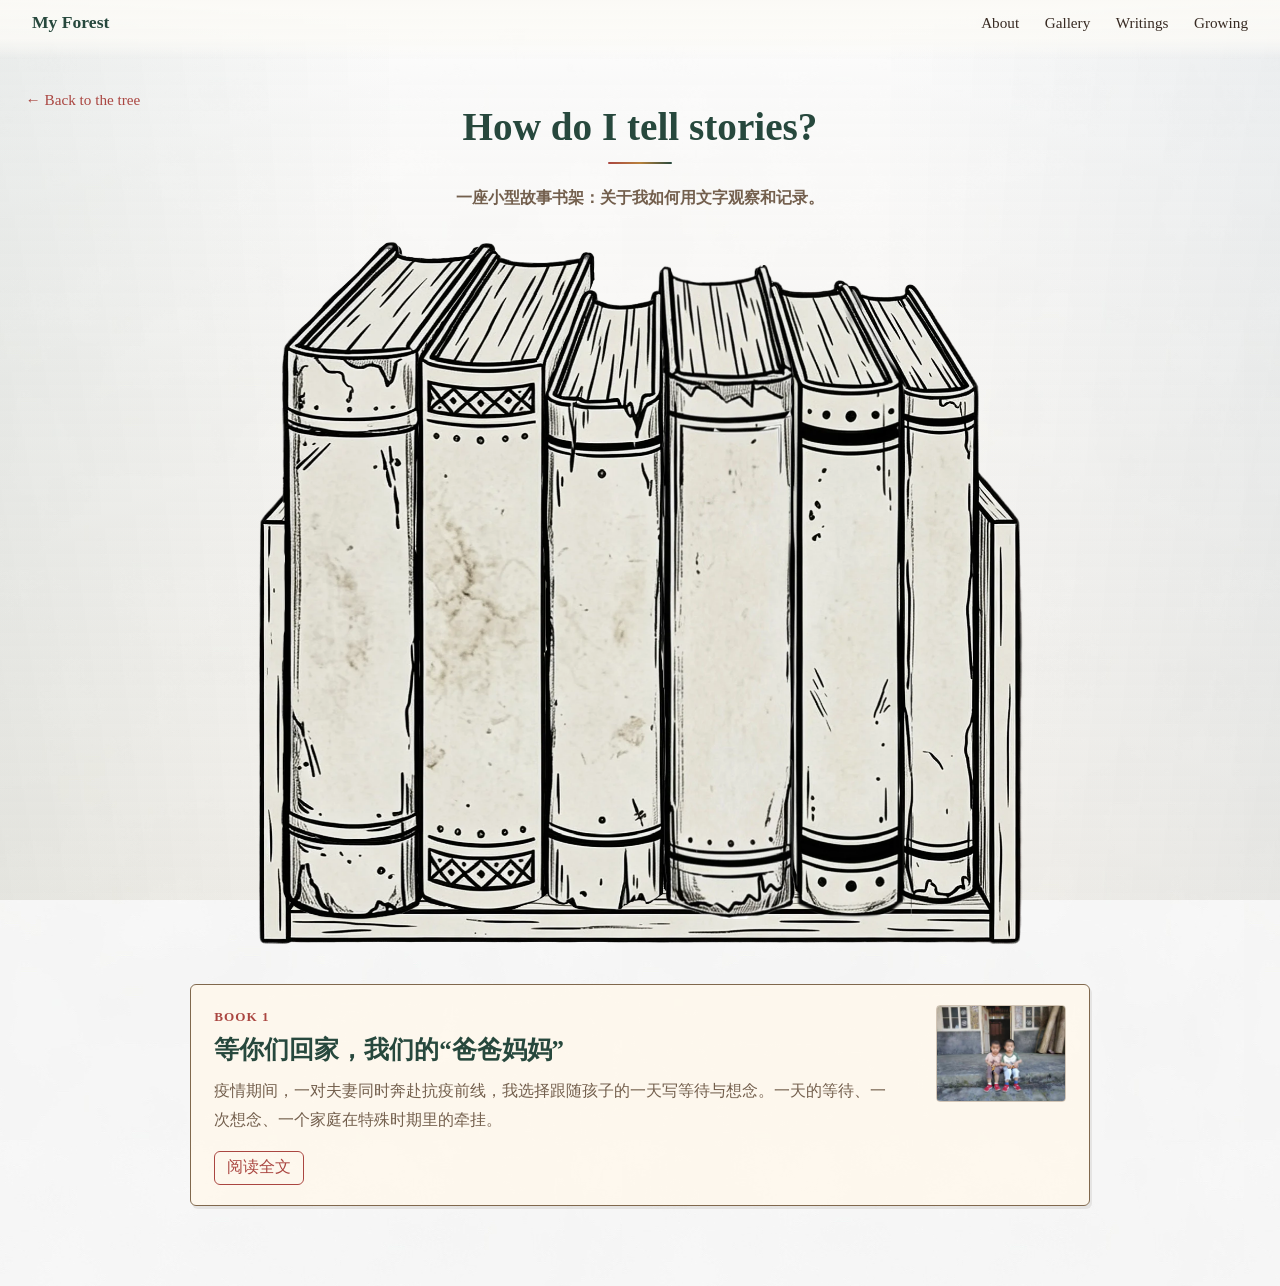
<file: writings.html>
<!DOCTYPE html>
<html lang="zh-CN">
<head>
  <meta charset="UTF-8">
  <meta name="viewport" content="width=device-width, initial-scale=1.0">
  <title>故事书架 — My Forest</title>
  <link rel="preload" href="my-font.woff2" as="font" type="font/woff2" crossorigin>
  <link rel="preload" href="Nano.woff2" as="font" type="font/woff2" crossorigin>
  <link rel="preload" href="3.woff2" as="font" type="font/woff2" crossorigin>
  <link rel="stylesheet" href="style.css">
</head>
<body>

  <nav class="nav">
    <a href="index.html" class="nav-home">My Forest</a>
    <ul class="nav-links">
      <li><a href="about.html">About</a></li>
      <li><a href="gallery.html">Gallery</a></li>
      <li><a href="writings.html">Writings</a></li>
      <li><a href="growing.html">Growing</a></li>
    </ul>
  </nav>

  <main class="page page--library">
    <h1 class="page-title">How do I tell stories?</h1>
    <p class="page-subtitle">一座小型故事书架：关于我如何用文字观察和记录。</p>

    <section class="shelf shelf--bookshelf" id="writingShelf" aria-label="文章档案"></section>
  </main>

  <footer class="footer">
    <p><a href="index.html">&larr; Back to the tree</a></p>
  </footer>

  <script>
  var writings = [
    {
      title: '等你们回家，我们的“爸爸妈妈”',
      category: '官方融媒体中心',
      theme: '人物报道',
      intro: '疫情期间，一对夫妻同时奔赴抗疫前线，我选择跟随孩子的一天写等待与想念。',
      summary: '疫情期间，一对夫妻同时奔赴抗疫前线，我选择跟随孩子的一天写等待与想念。一天的等待、一次想念、一个家庭在特殊时期里的牵挂。',
      excerpt: '有时候，共情不是把人物写得更高大，而是让读者看见他们被谁等待。',
      link: 'https://mp.weixin.qq.com/s/vyO2djFZhI52K67BNjLCTQ'
    },
    {
      title: '这里藏着“琐碎”与爱',
      category: '校园公众号',
      theme: '城市观察',
      intro: '用更年轻、更具画面感的方式，讲述校园与城市之间那些细小但温暖的连接。',
      summary: '城市最动人的地方，常常不是地标，而是那些被我们反复路过的小事。',
      excerpt: '城市最动人的地方，常常不是地标，而是那些被我们反复路过的小事。',
      link: 'https://mp.weixin.qq.com/s/m2L7fVaiLomNAZzY8Ct0qg'
    },
    {
      title: '你眼中的五彩缤纷',
      category: '校园公众号',
      theme: '人物观察',
      intro: '以“眼里的色彩”为引子，记录不同学生眼里同一个校园的不同切面。',
      summary: '同一个地方，因为看见它的人不同，就会长出不同的光。',
      excerpt: '同一个地方，因为看见它的人不同，就会长出不同的光。',
      link: 'https://mp.weixin.qq.com/s/sRHTZ3gyw3L7J0GRqIVv6Q'
    },
    {
      title: '谁又动了我的能量',
      category: '校园公众号',
      theme: '公益推广',
      intro: '用一棵树的视角给所有种树的人写信，让公益参与被感知、被记住。',
      summary: '用一棵树的视角给所有种树的人写信，当一个人知道自己的行动正在改变什么，他就不只是参与者，也是故事的一部分。',
      excerpt: '当一个人知道自己的行动正在改变什么，他就不只是参与者，也是故事的一部分。',
      link: 'https://mp.weixin.qq.com/s/QfWLOlSQg6pTkD3F_oxh3g'
    },
    {
      title: '这个，这个，二两米饭',
      category: '个人公众号',
      theme: '个人写作',
      intro: '记录国庆期间寻访一家贵州餐馆的过程：那里藏着时令、童稚与节日记忆。',
      summary: '这是一篇关于味觉记忆的个人写作。食物不仅是食物，也是一条回到某段生活经验里的路。',
      excerpt: '有些味道不是为了填饱肚子，是为了确认自己还记得从哪里来。',
      link: 'https://mp.weixin.qq.com/s/iQPgnpwuTYUNePH58JWjdA'
    }
  ];

  writings.push({
    title: '即将更新，敬请期待',
    summary: '新的故事还在书架上整理中。',
    link: ''
  });

  var shelf = document.getElementById('writingShelf');

  shelf.innerHTML = [
    '<div class="bookshelf-stage">',
      '<img class="bookshelf-reference" srcset="bookshelf.webp" src="bookshelf.png" alt="六本书并排放在书架上">',
      '<div class="shelf-overlays">',
        '<img class="shelf-book" srcset="shelf1.webp" src="shelf1.png" data-book="0" style="left:10.1%;top:4.4%;width:24%;height:90%;" alt="' + writings[0].title + '">',
        '<img class="shelf-book" srcset="shelf2.webp" src="shelf2.png" data-book="1" style="left:25%;top:5.5%;width:20%;height:88%;" alt="' + writings[1].title + '">',
        '<img class="shelf-book" srcset="shelf3.webp" src="shelf3.png" data-book="2" style="left:39%;top:10.8%;width:14%;height:82.5%;" alt="' + writings[2].title + '">',
        '<img class="shelf-book" srcset="shelf4.webp" src="shelf4.png" data-book="3" style="left:52.35%;top:7.5%;width:15%;height:86.8%;" alt="' + writings[3].title + '">',
        '<img class="shelf-book" srcset="shelf5.webp" src="shelf5.png" data-book="4" style="left:64.2%;top:0%;width:16%;height:94.5%;" alt="' + writings[4].title + '">',
      '</div>',
      '<div class="book-quote" id="bookQuote"></div>',
    '</div>',
    '<article class="writing-feature" id="writingFeature" aria-live="polite"></article>'
  ].join('');

  var feature = document.getElementById('writingFeature');
  var books = Array.prototype.slice.call(document.querySelectorAll('.shelf-book'));
  var bookQuoteEl = document.getElementById('bookQuote');
  var shelfStage = document.querySelector('.bookshelf-stage');

  // Book spine hover quotes
  var bookQuotes = [
    '疫情时期的小朋友。另一个视角下的抗疫生活。',
    '武汉，一座城市由无数普通人的生活组成。',
    '透明，也是一种颜色吗？',
    '蚂蚁森林：树会不会记得种下它的人？',
    '想念也会有味觉吗？'
  ];

  function renderFeature(index) {
    var item = writings[index];
    var imageHtml = '';
    if (index < 5) {
      imageHtml = '<img class="writing-feature-image" src="w' + (index + 1) + '.jpg" alt="' + item.title + '" loading="lazy">';
    }
    feature.innerHTML = [
      '<div class="writing-feature-text">',
        '<p class="writing-feature-kicker">Book ' + (index + 1) + '</p>',
        '<h2>' + item.title + '</h2>',
        '<p>' + item.summary + '</p>',
        item.link ? '<a class="archive-link" href="' + item.link + '" target="_blank" rel="noopener">阅读全文</a>' : '',
      '</div>',
      imageHtml
    ].join('');
  }

  books.forEach(function(book) {
    var index = Number(book.getAttribute('data-book'));
    book.addEventListener('mouseenter', function(e) {
      renderFeature(index);
      // Show book spine quote
      if (index < 5) {
        var stageRect = shelfStage.getBoundingClientRect();
        bookQuoteEl.textContent = bookQuotes[index];
        bookQuoteEl.style.left = (e.clientX - stageRect.left) + 'px';
        bookQuoteEl.style.top = (e.clientY - stageRect.top) + 'px';
        bookQuoteEl.classList.add('book-quote--visible');
      }
    });
    book.addEventListener('mousemove', function(e) {
      if (index < 5) {
        var stageRect = shelfStage.getBoundingClientRect();
        bookQuoteEl.style.left = (e.clientX - stageRect.left) + 'px';
        bookQuoteEl.style.top = (e.clientY - stageRect.top) + 'px';
      }
    });
    book.addEventListener('mouseleave', function() {
      bookQuoteEl.classList.remove('book-quote--visible');
    });
    book.addEventListener('click', function() { renderFeature(index); });
  });

  renderFeature(0);
  </script>

</body>
</html>
</file>
<file: style.css>
@font-face {
  font-family: 'MyFont';
  src: url('my-font.woff2') format('woff2');
  font-weight: normal;
  font-style: normal;
  font-display: swap;
}

@font-face {
  font-family: 'Nano';
  src: url('Nano.woff2') format('woff2');
  font-weight: normal;
  font-style: normal;
  font-display: swap;
}

@font-face {
  font-family: 'Font3';
  src: url('3.woff2') format('woff2');
  font-weight: normal;
  font-style: normal;
  font-display: swap;
}

/* Serif fallback stack — no Google Fonts dependency */
:root {
  --font-serif-en: Georgia, 'Times New Roman', serif;
  --font-serif-cn: 'Noto Serif SC', 'Source Han Serif SC', 'SimSun', 'STSong', serif;
  --font-display: Georgia, 'Times New Roman', serif;
}

:root {
  --bg: #fbfaf6;
  --paper: #efe4d0;
  --paper-light: #fff8ec;
  --ink: #372a22;
  --muted: #735f4d;
  --green: #27483d;
  --moss: #697d5a;
  --red: #aa4641;
  --blue: #405f73;
  --gold: #b9823c;
  --border: #80684d;
  --shadow: rgba(47, 35, 24, 0.16);
}

*, *::before, *::after {
  box-sizing: border-box;
  margin: 0;
  padding: 0;
}

html {
  font-size: 16px;
  scroll-behavior: smooth;
}

body {
  min-height: 100vh;
  color: var(--ink);
  background-color: var(--bg);
  background-image: url('bg.png');
  background-repeat: repeat;
  font-family: Georgia, 'Times New Roman', 'Noto Serif SC', 'SimSun', serif;
}

body::before {
  content: '';
  position: fixed;
  inset: 0;
  z-index: -1;
  pointer-events: none;
  background:
    linear-gradient(90deg, rgba(39, 72, 61, 0.08), transparent 32%, transparent 68%, rgba(64, 95, 115, 0.08)),
    linear-gradient(180deg, rgba(255, 255, 255, 0.52), rgba(239, 228, 208, 0.25));
}

h1, h2, h3 {
  font-family: Georgia, 'Times New Roman', 'Noto Serif SC', serif;
  color: var(--green);
  font-weight: 600;
  letter-spacing: 0;
}

h1 { font-size: 2.45rem; }
h2 { font-size: 1.55rem; }
h3 { font-size: 1.2rem; }

p {
  line-height: 1.8;
  margin-bottom: 1rem;
}

a {
  color: var(--red);
  text-decoration: none;
}

a:hover {
  color: var(--gold);
}

button {
  font: inherit;
}

.nav {
  position: fixed;
  top: 0;
  left: 0;
  z-index: 100;
  width: 100%;
  display: flex;
  align-items: center;
  justify-content: space-between;
  gap: 1rem;
  padding: 0.75rem 2rem 1.6rem;
  background: linear-gradient(180deg, rgba(251, 250, 246, 0.96) 0%, rgba(251, 250, 246, 0.82) 68%, rgba(251, 250, 246, 0) 100%);
}

.nav-home {
  color: var(--green);
  font-family: Georgia, 'Times New Roman', serif;
  font-weight: 700;
  font-size: 1.1rem;
}

.nav-links {
  display: flex;
  align-items: center;
  gap: 1.6rem;
  list-style: none;
}

.nav-links a {
  position: relative;
  color: var(--ink);
  font-size: 0.95rem;
  white-space: nowrap;
}

.nav-links a::after {
  content: '';
  position: absolute;
  left: 0;
  bottom: -4px;
  width: 0;
  height: 1px;
  background: var(--red);
  transition: width 0.25s ease;
}

.nav-links a:hover::after {
  width: 100%;
}

.page {
  position: relative;
  z-index: 1;
  width: min(1040px, calc(100% - 2rem));
  margin: 0 auto;
  padding: 6.5rem 0 5rem;
}

.page--wide {
  width: 100%;
  max-width: none;
}

.page--table {
  width: min(1200px, calc(100% - 2rem));
  margin: 0 auto;
  padding: 6.5rem 0 5rem;
}

.page-title {
  text-align: center;
  margin-bottom: 1.2rem;
}

.about-name {
  font-family: 'Nano', Georgia, 'Times New Roman', 'Noto Serif SC', serif;
  font-weight: 400;
}

.page-title::after {
  content: '';
  display: block;
  width: 64px;
  height: 2px;
  margin: 0.8rem auto 0;
  border-radius: 999px;
  background: linear-gradient(90deg, var(--red), var(--gold), var(--green));
}

.page-subtitle {
  width: min(760px, calc(100% - 2rem));
  margin: 0 auto 2.2rem;
  color: var(--muted);
  text-align: center;
  font-weight: 600;
  line-height: 1.9;
}

.footer {
  position: fixed;
  top: 5.4rem;
  left: 1.6rem;
  z-index: 99;
  font-size: 0.95rem;
}

body.home {
  overflow-x: hidden;
  background-color: #f5efe4;
  background-image: url('bg.png');
  background-repeat: repeat;
}

body.home::before {
  z-index: 0;
  background:
    radial-gradient(ellipse at 50% 50%, rgba(39, 72, 61, 0.08) 0%, transparent 60%),
    radial-gradient(ellipse at 50% 50%, rgba(105, 125, 90, 0.1) 0%, transparent 70%),
    radial-gradient(ellipse at 25% 50%, rgba(64, 95, 115, 0.05) 0%, transparent 50%),
    radial-gradient(ellipse at 75% 50%, rgba(64, 95, 115, 0.04) 0%, transparent 50%),
    linear-gradient(180deg,
      rgba(20, 16, 10, 0.3) 0%,
      transparent 8%,
      transparent 92%,
      rgba(20, 16, 10, 0.12) 100%);
}

.tree-scene {
  position: relative;
  width: 100vw;
}

.tree-container {
  position: relative;
  width: 100vw;
  z-index: 2;
}

.tree-scene::after {
  content: '';
  position: fixed;
  inset: 0;
  z-index: 3;
  pointer-events: none;
  background:
    radial-gradient(ellipse at 50% 50%, transparent 50%, rgba(20, 16, 10, 0.15) 100%);
}

.tree-bg {
  display: block;
  width: 100vw;
  height: auto;
  pointer-events: none;
}

.tree-link {
  position: absolute;
  display: block;
  cursor: pointer;
  transform-origin: center;
  transition: transform 0.35s ease;
}

.tree-link--about { left: 38%; top: 18%; width: 19%; }
.tree-link--writings { left: 26%; top: 52%; width: 19%; }
.tree-link--gallery { left: 58%; top: 42%; width: 19%; }
.tree-link--growing { left: 56%; top: 80%; width: 17%; }

.tree-link img {
  display: block;
  width: 100%;
  height: auto;
  filter: grayscale(100%);
  opacity: 0.68;
  transition: filter 0.6s ease, opacity 0.6s ease, transform 0.35s ease;
}

.tree-link--growing img {
  opacity: 0.9;
}

.prompt-awake .tree-link img {
  filter: grayscale(0%);
  opacity: 1;
}

.tree-link:hover {
  z-index: 10;
  transform: scale(1.06);
}

.prompt-awake .tree-link--writings img { transition-delay: 0.25s; }
.prompt-awake .tree-link--gallery img { transition-delay: 0.5s; }
.prompt-awake .tree-link--growing img { transition-delay: 0.75s; }

/* Returning visitor: skip all entrance animations */
.skip-intro .bird-marker {
  animation: none;
  opacity: 1;
}

.skip-intro .path-prompt {
  opacity: 1;
  transform: translateY(0);
  transition: none;
}

.skip-intro .tree-link img {
  filter: grayscale(0%);
  opacity: 1;
  transition: none;
}

.bird-marker {
  position: absolute;
  left: 27.8%;
  top: 9.4%;
  z-index: 5;
  width: 4.6%;
  height: auto;
  opacity: 0;
  pointer-events: none;
  transform-origin: 50% 85%;
  transition: opacity 0.7s ease;
}

.bird-awake .bird-marker {
  opacity: 1;
  animation: bird-hop 1.05s ease 1 both;
}

@keyframes bird-hop {
  0%, 100% {
    transform: translateY(0) rotate(0deg);
  }
  35% {
    transform: translateY(-3px) rotate(-3deg);
  }
  70% {
    transform: translateY(0px) rotate(0deg);
  }
}

.path-prompt {
  position: absolute;
  left: 32%;
  top: 10.8%;
  z-index: 6;
  opacity: 0;
  color: #2a1f18;
  font-family: Georgia, 'Times New Roman', 'Noto Serif SC', serif;
  font-size: 1.7rem;
  font-style: italic;
  font-weight: 500;
  letter-spacing: 0.03em;
  text-shadow: 0 1px 4px rgba(255, 248, 236, 0.65);
  pointer-events: none;
  transform: translateY(6px);
  transition: opacity 1.4s ease, transform 1.4s ease;
}

.prompt-awake .path-prompt {
  opacity: 1;
  transform: translateY(0);
}

.root-note {
  position: relative;
  width: 100%;
  margin: 2rem 0 0;
  padding: 1rem 2rem 2rem;
  background: transparent;
  text-align: center;
}

.root-note-inner {
  position: relative;
  z-index: 1;
  width: min(620px, 100%);
  margin: 0 auto;
}

.root-note .tagline {
  margin: 0 0 1.4rem;
  color: var(--muted);
  font-family: 'Font3', 'Nano', serif;
  font-size: 1.30rem;
  font-style: italic;
  font-weight: 400;
  line-height: 1.7;
}

.root-note .signature-inline {
  color: var(--ink);
  font-family: 'Font3', 'Nano', serif;
  font-size: 1.45rem;
  font-weight: 500;
}

.root-note .contact {
  margin: 0 0 0.55rem;
  color: var(--muted);
  font-family: 'Font3', 'Nano', serif;
  font-size: 1.15rem;
  line-height: 1.7;
  display: flex;
  align-items: center;
  justify-content: center;
  gap: 0.6rem;
}

.root-note .contact a {
  color: var(--muted);
  transition: color 0.25s ease;
}

.root-note .contact a:hover {
  color: var(--red);
}

.root-note .contact-sep {
  color: rgba(128, 104, 77, 0.4);
  font-size: 0.85rem;
}

.root-note .disciplines {
  margin: 0;
  color: var(--muted);
  font-family: 'Font3', 'Nano', serif;
  font-size: 1.20rem;
  font-style: italic;
  font-weight: 400;
  letter-spacing: 0.03em;
}

.tree-tooltip {
  position: fixed;
  z-index: 150;
  pointer-events: none;
  opacity: 0;
  color: var(--ink);
  font-family: 'MyFont', Georgia, 'Noto Serif SC', serif;
  font-size: 1.25rem;
  white-space: nowrap;
  text-shadow: 0 0 8px rgba(185, 130, 60, 0.28);
  transform: translate(-50%, -130%);
  transition: opacity 0.18s ease;
}

.tree-tooltip--visible {
  opacity: 1;
}

.about-wrapper {
  width: 100%;
  min-height: 720px;
  padding: 2rem 0;
}

.timeline {
  position: relative;
  min-height: 700px;
  overflow: hidden;
}

.timeline-rings {
  position: absolute;
  left: 3%;
  top: -44px;
  width: 640px;
  height: 640px;
  pointer-events: none;
}

.timeline-rings img {
  display: block;
  width: 100%;
  height: 100%;
  object-fit: contain;
}

.ring-center {
  position: absolute;
  left: calc(3% + 190px);
  top: 226px;
  z-index: 3;
  width: 116px;
  height: 116px;
  overflow: hidden;
  border: 2px solid var(--ink);
  border-radius: 50%;
  background: var(--paper);
  animation: ring-glow 3.5s ease-in-out infinite;
}

@keyframes ring-glow {
  0%, 100% { box-shadow: 0 0 16px rgba(254, 248, 236, 0.8), 0 0 48px rgba(254, 248, 236, 0.4); }
  50% { box-shadow: 0 0 36px rgba(254, 248, 236, 0.85), 0 0 80px rgba(254, 248, 236, 0.55), 0 0 120px rgba(254, 248, 236, 0.3); }
}

.ring-center img {
  display: block;
  width: 100%;
  height: 100%;
  object-fit: cover;
}

.timeline-nodes {
  position: relative;
  z-index: 5;
  width: 100%;
}

.tl-node {
  position: absolute;
  left: 44%;
  display: flex;
  align-items: flex-start;
  padding-right: 1.5rem;
}

.tl-node::before {
  content: '';
  flex: 0 0 auto;
  width: 140px;
  height: 2px;
  margin-top: 0.78rem;
  background: var(--gold);
}

.tl-tag {
  width: min(560px, 48vw);
  padding: 0.48rem 0.75rem;
  border: 1px solid var(--border);
  border-radius: 4px;
  background: rgba(255, 248, 236, 0.92);
  box-shadow: 2px 3px 0 rgba(47, 35, 24, 0.08);
  font-size: 0.9rem;
  line-height: 1.62;
}

.tl-date {
  color: var(--red);
  font-weight: 700;
}

.tl-date::after {
  content: ' — ';
  color: var(--ink);
  font-weight: 400;
}

.tl-node--r1 { top: 0; }
.tl-node--r2 { top: 86px; }
.tl-node--r3 { top: 172px; }
.tl-node--r4 { top: 275px; }
.tl-node--r5 { top: 365px; }
.tl-node--r6 { top: 470px; }
.tl-node--r7 { top: 575px; }

.tl-node--r1::before { width: 130px; }
.tl-node--r2::before { width: 190px; }
.tl-node--r3::before { width: 150px; }
.tl-node--r4::before { width: 210px; }
.tl-node--r5::before { width: 160px; }
.tl-node--r6::before { width: 225px; }
.tl-node--r7::before { width: 150px; }

/* === Timeline scroll-reveal animations === */

/* Nodes hidden until JS activates animation mode */
.timeline--animated .tl-node {
  opacity: 0;
  transform: translateX(24px);
  transition: opacity 0.5s cubic-bezier(0.2, 0, 0.1, 1),
              transform 0.5s cubic-bezier(0.2, 0, 0.1, 1);
}

.timeline--animated .tl-node.tl-node--revealed {
  opacity: 1;
  transform: translateX(0);
}

/* Staggered delays for each ring level */
.timeline--animated .tl-node--r1.tl-node--revealed { transition-delay: 0s; }
.timeline--animated .tl-node--r2.tl-node--revealed { transition-delay: 0.1s; }
.timeline--animated .tl-node--r3.tl-node--revealed { transition-delay: 0.2s; }
.timeline--animated .tl-node--r4.tl-node--revealed { transition-delay: 0.3s; }
.timeline--animated .tl-node--r5.tl-node--revealed { transition-delay: 0.4s; }
.timeline--animated .tl-node--r6.tl-node--revealed { transition-delay: 0.5s; }
.timeline--animated .tl-node--r7.tl-node--revealed { transition-delay: 0.6s; }

/* Golden connecting line — starts collapsed, draws on reveal */
.timeline--animated .tl-node::before {
  transform: scaleX(0);
  transform-origin: left center;
  transition: transform 0.55s cubic-bezier(0.4, 0, 0.2, 1);
}

.timeline--animated .tl-node.tl-node--revealed::before {
  transform: scaleX(1);
}

/* Staggered delays for line draw (slightly ahead of text) */
.timeline--animated .tl-node--r1.tl-node--revealed::before { transition-delay: 0s; }
.timeline--animated .tl-node--r2.tl-node--revealed::before { transition-delay: 0.1s; }
.timeline--animated .tl-node--r3.tl-node--revealed::before { transition-delay: 0.2s; }
.timeline--animated .tl-node--r4.tl-node--revealed::before { transition-delay: 0.3s; }
.timeline--animated .tl-node--r5.tl-node--revealed::before { transition-delay: 0.4s; }
.timeline--animated .tl-node--r6.tl-node--revealed::before { transition-delay: 0.5s; }
.timeline--animated .tl-node--r7.tl-node--revealed::before { transition-delay: 0.6s; }

.tabs {
  display: flex;
  justify-content: center;
  flex-wrap: wrap;
  gap: 0.7rem;
  margin-bottom: 1.7rem;
}

.tab {
  min-height: 40px;
  padding: 0.48rem 1.25rem;
  cursor: pointer;
  border: 1px solid var(--border);
  border-radius: 6px;
  background: rgba(255, 248, 236, 0.8);
  color: var(--ink);
  transition: background 0.2s ease, color 0.2s ease, transform 0.2s ease;
}

.tab:hover {
  transform: translateY(-1px);
  background: var(--paper-light);
}

.tab--active {
  background: var(--green);
  color: #fffdf7;
}

.archive-intro {
  width: min(760px, 100%);
  margin: 0 auto 1.5rem;
  padding: 0.8rem 1rem;
  border-left: 3px solid var(--red);
  background: rgba(255, 248, 236, 0.58);
}

.archive-intro p {
  margin: 0;
  color: var(--muted);
}

.case-grid {
  display: grid;
  grid-template-columns: repeat(2, minmax(0, 1fr));
  gap: 1.1rem;
}

.case-card,
.writing-card,
.collection-panel,
.collectible {
  border: 1px solid var(--border);
  border-radius: 6px;
  background: rgba(239, 228, 208, 0.9);
  box-shadow: 2px 3px 0 rgba(47, 35, 24, 0.09), 0 18px 38px rgba(47, 35, 24, 0.06);
}

.case-card {
  overflow: hidden;
}

.case-img {
  min-height: 170px;
  display: flex;
  flex-direction: column;
  align-items: center;
  justify-content: center;
  gap: 0.35rem;
  border-bottom: 1px solid rgba(128, 104, 77, 0.45);
  color: rgba(55, 42, 34, 0.72);
  background:
    linear-gradient(135deg, rgba(39, 72, 61, 0.18), rgba(170, 70, 65, 0.1)),
    repeating-linear-gradient(45deg, rgba(255, 255, 255, 0.22) 0 9px, transparent 9px 18px);
}

/* === Gallery: Case Files Folder === */

.page--gallery {
  width: min(960px, calc(100% - 2rem));
}

/* Desk surface — the folder rests on it */
.folder-desk {
  display: flex;
  align-items: center;
  justify-content: center;
  padding: 1.5rem 0 3rem;
}

/* Wrapper: folder image + overlaid content */
.folder-wrapper {
  position: relative;
  width: 100%;
  max-width: 880px;
}

.folder-bg {
  display: block;
  width: 100%;
  height: auto;
  pointer-events: none;
}

/* Content overlaid on the folder image */
.folder-content {
  position: absolute;
  inset: 0;
  display: flex;
  flex-direction: column;
  align-items: center;
  justify-content: flex-start;
  padding: 36% 10% 6%
}

.folder-title {
  margin: 0 0 2.5rem;
  color: #372a22;
  font-family: Georgia, 'Times New Roman', 'Noto Serif SC', serif;
  font-size: 2.6rem;
  font-weight: 700;
  letter-spacing: 0.12em;
  text-align: center;
  text-transform: uppercase;
}

/* Three folder sections stacked vertically */
.folder-sections {
  display: flex;
  flex-direction: column;
  gap: 2.6rem;
  width: 100%;
}

.folder-section {
  display: flex;
  flex-direction: column;
  gap: 0.9rem;
}

.folder-section-title {
  margin: 0;
  color: var(--green);
  font-family: 'MyFont', Georgia, 'Times New Roman', 'Noto Serif SC', serif;
  font-size: 1.7rem;
  font-weight: 700;
  letter-spacing: 0.03em;
  padding-bottom: 0.5rem;
  border-bottom: 1px solid rgba(128, 104, 77, 0.35);
}

.case-file-list {
  list-style: none;
  margin: 0;
  padding: 0;
  display: flex;
  flex-direction: column;
  gap: 0.65rem;
}

.case-file-item {
  display: block;
  width: 100%;
  padding: 0.55rem 0.65rem;
  border: none;
  border-radius: 3px;
  background: transparent;
  color: var(--ink);
  font-family: inherit;
  font-size: 1.3rem;
  font-weight: 400;
  line-height: 1.55;
  text-align: left;
  cursor: pointer;
  transition: background 0.2s ease, color 0.2s ease, transform 0.15s ease;
}

.case-file-item strong {
  font-weight: 700;
  color: var(--ink);
}

.case-file-item:hover {
  background: transparent;
  color: var(--red);
  transform: translateX(3px);
}

.case-file-item:active {
  transform: translateX(3px) scale(0.98);
}

.case-text {
  padding: 1.45rem;
}

.case-kicker,
.writing-category {
  margin-bottom: 0.35rem;
  color: var(--red);
  font-size: 0.82rem;
  font-weight: 700;
}

.case-brand {
  margin-bottom: 0.75rem;
}

.keyword-row {
  display: flex;
  flex-wrap: wrap;
  gap: 0.4rem;
  margin-bottom: 0.85rem;
}

.keyword-row span {
  padding: 0.16rem 0.52rem;
  border: 1px solid rgba(128, 104, 77, 0.55);
  border-radius: 999px;
  background: rgba(255, 248, 236, 0.68);
  color: var(--blue);
  font-size: 0.82rem;
}

.result-list {
  display: grid;
  gap: 0.25rem;
  margin: 0 0 1rem 1.1rem;
  color: var(--green);
  font-size: 0.92rem;
  font-weight: 700;
}

.case-body,
.case-insight {
  font-size: 0.92rem;
}

.case-insight {
  color: var(--ink);
}

.shelf {
  display: grid;
  gap: 0.85rem;
}

.shelf--bookshelf {
  width: min(900px, 100%);
  margin: -40px auto 0;
  gap: 1.35rem;
}

.bookshelf-stage {
  position: relative;
  overflow: visible;
  width: 100%;
}

.bookshelf-reference {
  display: block;
  width: 100%;
  height: auto;
}

.shelf-overlays {
  position: absolute;
  inset: 0;
}

.shelf-book {
  position: absolute;
  display: block;
  transition: transform 0.2s ease;
  cursor: pointer;
  will-change: transform;
}

.shelf-book:hover {
  transform: translateY(-8px);
}

/* Book spine hover quote — floating text, no box */
.book-quote {
  position: absolute;
  z-index: 15;
  pointer-events: none;
  opacity: 0;
  font-family: 'MyFont', Georgia, 'Times New Roman', 'Noto Serif SC', serif;
  font-size: 1.1rem;
  color: var(--green);
  text-shadow: 0 0 8px rgba(185, 130, 60, 0.28);
  text-align: center;
  line-height: 1.6;
  transform: translate(-50%, calc(-100% - 6px));
  transition: opacity 0.18s ease;
  white-space: nowrap;
}

.book-quote--visible {
  opacity: 1;
}




.writing-feature {
  min-height: 168px;
  padding: 1.25rem 1.45rem;
  border: 1px solid var(--border);
  border-radius: 6px;
  background: rgba(255, 248, 236, 0.8);
  box-shadow: 2px 3px 0 rgba(47, 35, 24, 0.08);
  display: flex;
  gap: 1.5rem;
  align-items: flex-start;
}

.writing-feature-text {
  flex: 1;
  min-width: 0;
}

.writing-feature-image {
  width: 130px;
  flex-shrink: 0;
  border-radius: 4px;
  border: 1px solid rgba(128, 104, 77, 0.35);
}

.writing-feature-kicker {
  margin-bottom: 0.3rem;
  color: var(--red);
  font-size: 0.82rem;
  font-weight: 700;
  letter-spacing: 0.08em;
  text-transform: uppercase;
}

.writing-feature h2 {
  margin-bottom: 0.7rem;
  color: var(--green);
}

.writing-feature p:not(.writing-feature-kicker) {
  width: min(680px, 100%);
  color: var(--muted);
}

.writing-card {
  overflow: hidden;
}

.writing-toggle {
  width: 100%;
  display: grid;
  grid-template-columns: 72px 1fr auto;
  gap: 1rem;
  align-items: center;
  padding: 1rem;
  border: 0;
  background: transparent;
  color: inherit;
  text-align: left;
  cursor: pointer;
}

.writing-toggle:hover {
  background: rgba(255, 248, 236, 0.48);
}

.writing-thumb {
  width: 72px;
  aspect-ratio: 1;
  display: grid;
  place-items: center;
  border: 1px solid rgba(128, 104, 77, 0.55);
  border-radius: 4px;
  background: linear-gradient(135deg, rgba(39, 72, 61, 0.2), rgba(170, 70, 65, 0.14));
  color: var(--green);
  font-weight: 700;
}

.writing-copy {
  display: grid;
  gap: 0.24rem;
  min-width: 0;
}

.writing-copy strong {
  color: var(--green);
  font-size: 1.08rem;
}

.writing-copy span:last-child {
  color: var(--muted);
  line-height: 1.65;
}

.read-more,
.archive-link {
  display: inline-flex;
  align-items: center;
  justify-content: center;
  min-height: 34px;
  padding: 0.35rem 0.75rem;
  border: 1px solid var(--red);
  border-radius: 6px;
  color: var(--red);
  white-space: nowrap;
  text-decoration: none;
  transition: background 0.2s ease, color 0.2s ease;
}

.read-more:hover,
.archive-link:hover {
  background: var(--red);
  color: #fffdf7;
}

.writing-detail {
  display: none;
  padding: 0 1.15rem 1.15rem 6.4rem;
}

.writing-card--open .writing-detail {
  display: block;
}

.writing-detail p {
  margin-bottom: 0.75rem;
}

.collection-scene {
  display: grid;
  grid-template-columns: minmax(0, 1.2fr) minmax(280px, 0.8fr);
  gap: 1.2rem;
  align-items: start;
}

.collection-board {
  display: grid;
  grid-template-columns: repeat(2, minmax(0, 1fr));
  gap: 1.1rem;
}

.collectible {
  min-height: 160px;
  display: grid;
  grid-template-columns: 64px 1fr;
  gap: 1rem;
  align-items: center;
  padding: 1.3rem 1.1rem;
  cursor: pointer;
  color: inherit;
  text-align: left;
  border: 1px solid var(--border);
  border-radius: 6px;
  background: rgba(239, 228, 208, 0.9);
  box-shadow: 2px 3px 0 rgba(47, 35, 24, 0.09), 0 18px 38px rgba(47, 35, 24, 0.06);
  transition: transform 0.2s ease, background 0.2s ease;
}

.collectible:hover,
.collectible--active {
  transform: translateY(-2px);
  background: rgba(255, 248, 236, 0.95);
}

.collectible--active {
  border-color: var(--red);
}

.collectible-icon,
.preview-cover span {
  display: grid;
  place-items: center;
  border: 1px solid rgba(128, 104, 77, 0.55);
  border-radius: 50%;
  background: linear-gradient(135deg, rgba(185, 130, 60, 0.22), rgba(64, 95, 115, 0.12));
  color: var(--green);
  font-weight: 700;
}

.collectible-icon {
  width: 64px;
  aspect-ratio: 1;
  font-size: 1.2rem;
}

.collectible strong {
  font-size: 1.05rem;
  color: var(--ink);
}

.collectible small {
  display: block;
  margin-top: 0.35rem;
  color: var(--muted);
  font-size: 0.88rem;
  line-height: 1.5;
}

.collection-panel {
  position: sticky;
  top: 6.5rem;
  min-height: 360px;
  padding: 1.3rem;
}

.collection-panel > img {
  display: block;
  width: 190px;
  max-width: 70%;
  margin: 1.2rem auto;
}

.preview-cover {
  min-height: 150px;
  display: grid;
  place-items: center;
  gap: 0.4rem;
  margin-bottom: 1rem;
  border: 1px dashed rgba(128, 104, 77, 0.62);
  border-radius: 6px;
  background:
    linear-gradient(135deg, rgba(39, 72, 61, 0.13), rgba(170, 70, 65, 0.1)),
    rgba(255, 248, 236, 0.48);
}

.preview-cover span {
  width: 72px;
  aspect-ratio: 1;
  font-size: 1.35rem;
}

.preview-cover small {
  color: var(--muted);
}

.panel-top-media {
  margin-bottom: 0.8rem;
}

.panel-top-media img,
.panel-top-media video {
  display: block;
  width: 100%;
  height: auto;
  border: 1px solid rgba(128, 104, 77, 0.25);
  border-radius: 4px;
}

.panel-top-media video {
  background: #1a1a1a;
}

.panel-bottom-media {
  margin-top: 0.6rem;
}

.panel-bottom-media img {
  display: block;
  width: 100%;
  height: auto;
  border: 1px solid rgba(128, 104, 77, 0.25);
  border-radius: 4px;
}

/* === Growing page: table scene === */

.table-scene {
  position: relative;
  width: 100%;
  margin: -33px auto 0;
}

.table-bg {
  display: block;
  width: 100%;
  height: auto;
  pointer-events: none;
}

.table-treasures {
  position: absolute;
  inset: 0;
}

.treasure {
  position: absolute;
  display: block;
  height: auto;
  cursor: pointer;
  animation: treasure-float 3.2s ease-in-out infinite;
}

.treasure:nth-child(1) { animation-delay: 0s; }
.treasure:nth-child(2) { animation-delay: 0.8s; }
.treasure:nth-child(3) { animation-delay: 1.6s; }
.treasure:nth-child(4) { animation-delay: 2.4s; }

.treasure img {
  display: block;
  width: 100%;
  height: auto;
  transition: transform 0.35s ease, filter 0.35s ease;
}

.treasure:hover img {
  transform: scale(1.08);
  filter: brightness(1.12) drop-shadow(0 6px 18px rgba(47, 35, 24, 0.38));
}

@keyframes treasure-float {
  0%, 100% { transform: translateY(0); }
  50% { transform: translateY(-6px); }
}

/* Hover title tooltip — floating text above treasure */
.treasure-tooltip {
  position: absolute;
  z-index: 20;
  pointer-events: none;
  opacity: 0;
  font-family: 'MyFont', Georgia, 'Times New Roman', 'Noto Serif SC', serif;
  font-size: 1.05rem;
  color: #fef8ec;
  text-shadow:
    0 1px 4px rgba(30, 22, 14, 0.7),
    0 0 14px rgba(30, 22, 14, 0.35);
  text-align: center;
  line-height: 1.5;
  white-space: normal;
  transform: translate(-50%, calc(-100% - 8px));
  transition: opacity 0.2s ease;
}

.treasure-tooltip--visible {
  opacity: 1;
}

/* === Popup overlay === */

.treasure-overlay {
  position: fixed;
  inset: 0;
  z-index: 200;
  display: flex;
  align-items: center;
  justify-content: center;
  background: rgba(30, 22, 14, 0.55);
  backdrop-filter: blur(2px);
  opacity: 0;
  pointer-events: none;
  transition: opacity 0.3s ease;
}

.treasure-overlay--open {
  opacity: 1;
  pointer-events: auto;
}

.treasure-popup {
  position: relative;
  width: min(660px, calc(100% - 2rem));
  max-height: 85vh;
  overflow-y: auto;
  padding: 2.8rem 2.6rem 2.2rem;
  border: 1px solid var(--border);
  border-radius: 10px;
  background:
    linear-gradient(180deg, rgba(255, 248, 236, 0.98), rgba(239, 228, 208, 0.96));
  box-shadow:
    2px 3px 0 rgba(47, 35, 24, 0.12),
    0 8px 32px rgba(47, 35, 24, 0.22),
    0 24px 64px rgba(47, 35, 24, 0.14);
  transform: translateY(12px) scale(0.96);
  transition: transform 0.35s cubic-bezier(0.34, 1.56, 0.64, 1);
}

.treasure-overlay--open .treasure-popup {
  transform: translateY(0) scale(1);
}

.treasure-popup-close {
  position: absolute;
  top: 0.6rem;
  right: 0.8rem;
  width: 36px;
  height: 36px;
  display: grid;
  place-items: center;
  border: none;
  background: transparent;
  color: var(--muted);
  font-size: 1.3rem;
  cursor: pointer;
  border-radius: 50%;
  transition: color 0.2s ease, background 0.2s ease;
}

.treasure-popup-close:hover {
  color: var(--red);
  background: rgba(170, 70, 65, 0.08);
}

.treasure-popup h2 {
  margin-bottom: 0.3rem;
  padding-right: 2rem;
  font-size: 1.85rem;
}

.popup-subtitle {
  margin-bottom: 1.2rem;
  color: var(--muted);
  font-size: 0.95rem;
  font-style: italic;
  padding-right: 2rem;
}

.popup-body p {
  margin-bottom: 0.85rem;
  font-size: 0.95rem;
  line-height: 1.85;
  color: var(--ink);
}

.popup-section-label {
  margin: 1.1rem 0 0.5rem !important;
  padding-top: 0.7rem;
  border-top: 1px solid rgba(128, 104, 77, 0.2);
  color: var(--green) !important;
  font-weight: 700;
  font-size: 0.9rem !important;
  letter-spacing: 0.04em;
}

.popup-list {
  margin: 0 0 0.75rem 0;
  padding-left: 1.3rem;
  list-style: '— ';
  color: var(--ink);
  font-size: 0.93rem;
  line-height: 1.75;
}

.popup-list li {
  margin-bottom: 0.2rem;
}

.popup-insight {
  margin-top: 0.6rem;
  padding-left: 0.9rem;
  border-left: 3px solid var(--gold);
  color: var(--green) !important;
  font-weight: 600;
  font-style: italic;
  line-height: 1.8 !important;
}

.popup-phase {
  margin-bottom: 0.25rem;
  padding-left: 0.6rem;
  border-left: 2px solid var(--gold);
  color: var(--ink);
  font-size: 0.9rem;
  line-height: 1.6;
}

.popup-phase strong {
  color: var(--green);
}

.popup-image {
  display: block;
  width: 100%;
  height: auto;
  margin: 0.6rem 0 0.8rem;
  border-radius: 4px;
  border: 1px solid rgba(128, 104, 77, 0.2);
}

.popup-video {
  display: block;
  width: 100%;
  height: auto;
  margin: 0.6rem 0 0.8rem;
  border-radius: 4px;
  border: 1px solid rgba(128, 104, 77, 0.2);
  background: #1a1a1a;
}

.popup-image-placeholder {
  margin: 0.4rem 0 0.6rem !important;
  color: var(--muted) !important;
  font-size: 0.8rem !important;
  font-style: italic;
  text-align: center;
  opacity: 0.6;
}


@media (max-width: 900px) {
  .page {
    width: min(100% - 1.2rem, 760px);
  }

  .footer {
    display: none;
  }

  .case-grid,
  .collection-scene {
    grid-template-columns: 1fr;
  }

  .page--gallery .case-grid {
    gap: 2.2rem;
    padding: 1.2rem;
  }

  .page--gallery .case-img {
    min-height: 200px;
  }

  .page--gallery .case-text {
    padding: 1.4rem;
  }

  .page--gallery .case-card {
    border-width: 5px;
    box-shadow:
      0 0 0 5px #faf7f0,
      0 0 0 6px rgba(0,0,0,0.05),
      4px 5px 0 rgba(47,35,24,0.08),
      6px 14px 32px rgba(47,35,24,0.12);
  }

  .page--gallery .case-card::before {
    top: -17px;
    width: 7px;
    height: 7px;
  }

  .collection-panel {
    position: static;
  }

  .about-wrapper {
    min-height: auto;
  }

  .timeline {
    display: grid;
    gap: 1rem;
    min-height: auto;
    overflow: visible;
  }

  .timeline-rings {
    position: relative;
    left: auto;
    top: auto;
    width: min(520px, 92vw);
    height: auto;
    margin: 0 auto;
  }

  .ring-center {
    left: 50%;
    top: 16rem;
    transform: translate(-50%, -50%);
  }

  .timeline-nodes {
    display: grid;
    gap: 0.75rem;
    width: min(760px, calc(100% - 1.2rem));
    margin: 0 auto;
  }

  .tl-node {
    position: relative;
    left: auto;
    top: auto;
    display: block;
    padding-right: 0;
    padding-left: 0.9rem;
    border-left: 2px solid var(--gold);
  }

  .tl-node::before {
    display: none;
  }

  .tl-tag {
    width: 100%;
  }
}

@media (max-width: 620px) {
  h1 { font-size: 1.85rem; }
  h2 { font-size: 1.28rem; }

  .nav {
    align-items: flex-start;
    padding: 0.65rem 0.85rem 1.25rem;
  }

  .nav-links {
    flex-wrap: wrap;
    justify-content: flex-end;
    gap: 0.45rem 0.85rem;
  }

  .nav-links a {
    font-size: 0.84rem;
  }

  .page {
    padding-top: 6.8rem;
  }

  .tree-link--about { width: 23%; }
  .tree-link--writings { width: 23%; left: 22%; }
  .tree-link--gallery { width: 23%; left: 57%; }
  .tree-link--growing { width: 22%; left: 55%; top: 82%; }

  .bird-marker {
    width: 6.8%;
    left: 24%;
    top: 5%;
  }

  .path-prompt {
    top: 12%;
    left: 28%;
    font-size: 1.15rem;
  }

  .root-note {
    padding: 0.8rem 1rem 1.4rem;
  }

  .root-note .tagline {
    font-size: 1.17rem;
  }

  .root-note .signature-inline {
    font-size: 1.30rem;
  }

  .root-note .contact {
    font-size: 1.07rem;
  }

  .root-note .disciplines {
    font-size: 1.10rem;
  }

  .writing-toggle {
    grid-template-columns: 56px 1fr;
  }

  .writing-thumb {
    width: 56px;
  }

  .read-more {
    grid-column: 1 / -1;
    width: fit-content;
    margin-left: 72px;
  }

  .writing-detail {
    padding: 0 1rem 1rem;
  }

  .writing-feature {
    flex-direction: column;
  }

  .writing-feature-image {
    width: 100%;
    max-width: 200px;
    margin-top: 0.5rem;
  }

  .collection-board {
    grid-template-columns: 1fr;
  }

  .collectible {
    min-height: 110px;
    padding: 0.9rem;
    grid-template-columns: 52px 1fr;
    gap: 0.75rem;
  }

  .collectible-icon {
    width: 52px;
    font-size: 1rem;
  }

  .collectible strong {
    font-size: 0.95rem;
  }

  .collectible small {
    font-size: 0.8rem;
  }
}

/* === Gallery folder responsive === */
@media (max-width: 900px) {
  .folder-sections {
    gap: 1.4rem;
  }

  .folder-title {
    font-size: 1.6rem;
    margin-bottom: 1.5rem;
  }

  .folder-content {
    padding: 5% 6% 4%;
  }

  .case-file-item {
    font-size: 1.15rem;
    padding: 0.45rem 0.55rem;
  }
}

@media (max-width: 620px) {
  .folder-desk {
    padding: 0.5rem 0 2rem;
  }

  .folder-title {
    font-size: 1.5rem;
    margin-bottom: 1.1rem;
    letter-spacing: 0.08em;
  }

  .folder-content {
    padding: 5% 5% 3%;
  }

  .folder-sections {
    gap: 1rem;
  }

  .folder-section-title {
    font-size: 1.15rem;
  }

  .case-file-item {
    font-size: 1rem;
    padding: 0.4rem 0.5rem;
    line-height: 1.45;
  }

  .treasure-popup {
    width: min(92vw, 660px);
    padding: 2rem 1.6rem 1.6rem;
  }

  .treasure-popup h2 {
    font-size: 1.45rem;
  }
}
</file>
